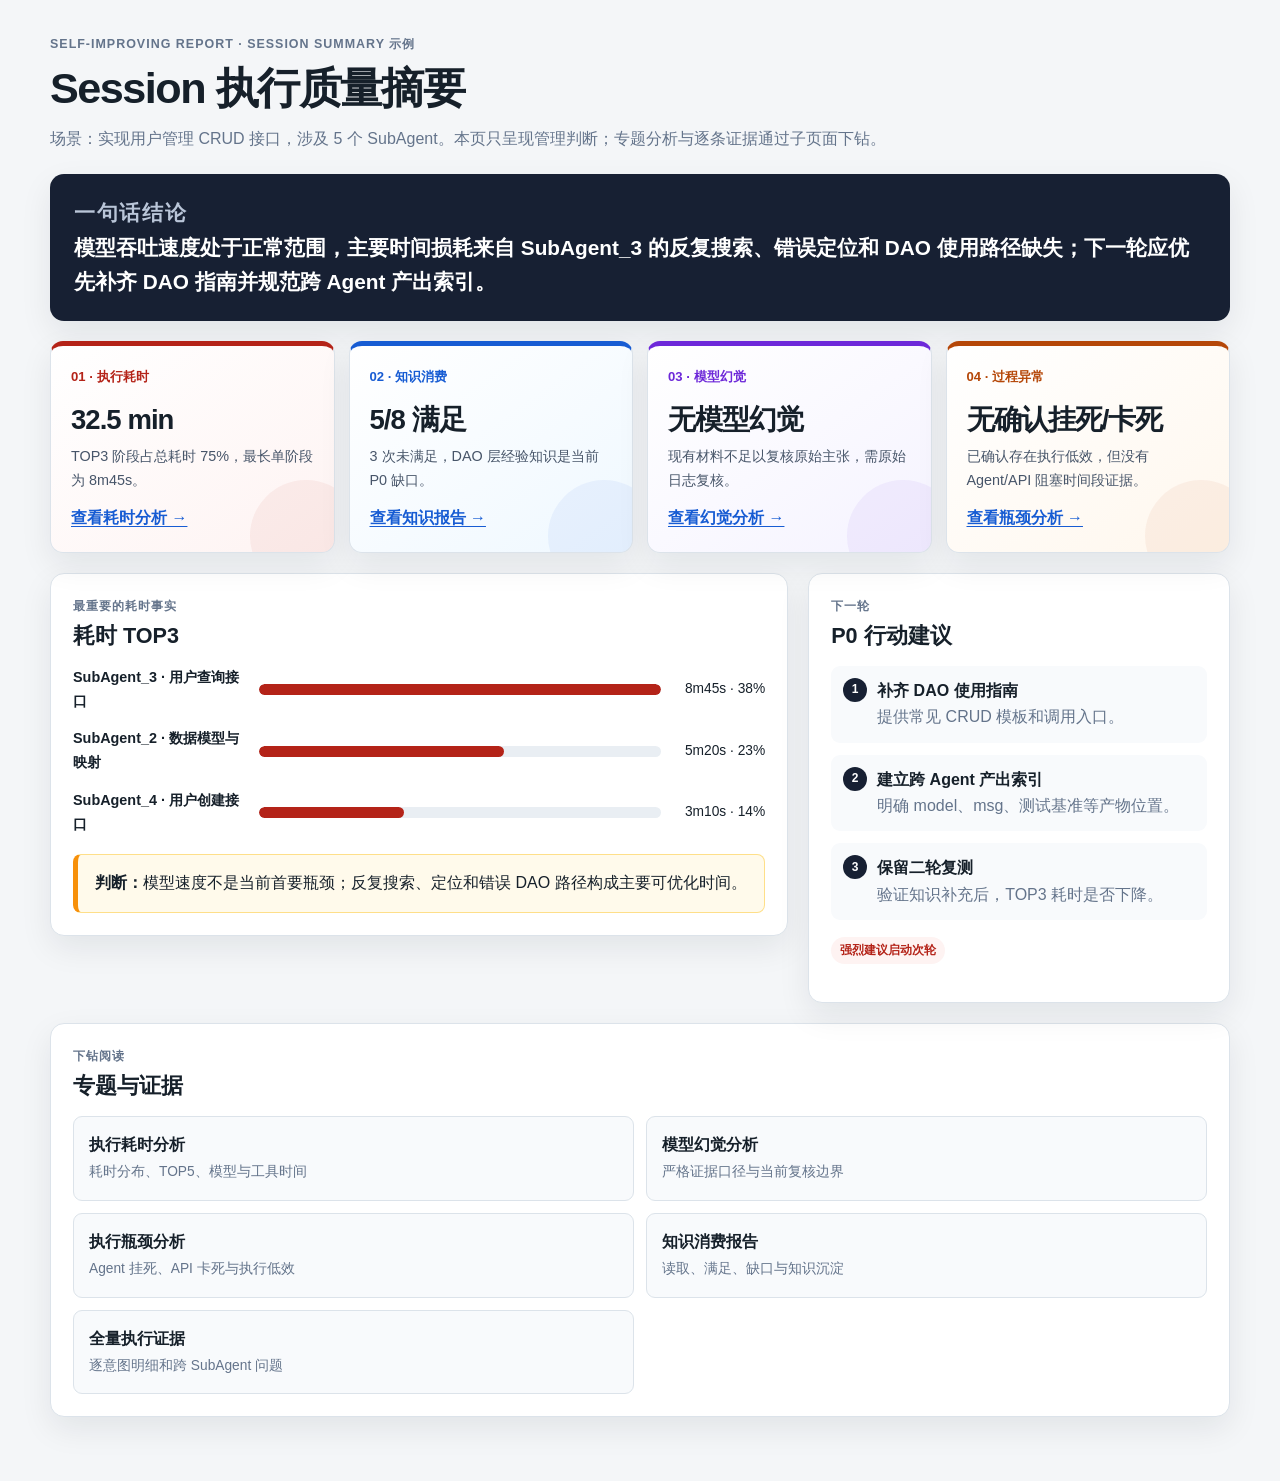
<file: public/reports/step6/index.html>
<!doctype html>
<html lang="zh-CN">
<head>
  <meta charset="utf-8">
  <meta name="viewport" content="width=device-width, initial-scale=1">
  <meta name="description" content="Self-Improving Session 管理摘要报告">
  <title>Session 执行质量摘要</title>
  <link rel="stylesheet" href="assets/report.css">
</head>
<body>
  <main class="page-shell">
    <header class="page-header">
      <p class="eyebrow">Self-Improving Report · Session Summary 示例</p>
      <h1>Session 执行质量摘要</h1>
      <p class="lede">场景：实现用户管理 CRUD 接口，涉及 5 个 SubAgent。本页只呈现管理判断；专题分析与逐条证据通过子页面下钻。</p>
    </header>

    <section id="executive-summary" class="panel executive-summary" aria-labelledby="summary-title">
      <p id="summary-title" class="eyebrow">一句话结论</p>
      <p>模型吞吐速度处于正常范围，主要时间损耗来自 SubAgent_3 的反复搜索、错误定位和 DAO 使用路径缺失；下一轮应优先补齐 DAO 指南并规范跨 Agent 产出索引。</p>
    </section>

    <section id="core-metrics" class="summary-grid" aria-label="四项核心指标">
      <article class="metric-card time">
        <div class="metric-label">01 · 执行耗时</div>
        <div class="metric-value">32.5 min</div>
        <p class="metric-detail">TOP3 阶段占总耗时 75%，最长单阶段为 8m45s。</p>
        <a class="metric-link" href="time-analysis.html">查看耗时分析 →</a>
      </article>
      <article class="metric-card knowledge">
        <div class="metric-label">02 · 知识消费</div>
        <div class="metric-value">5/8 满足</div>
        <p class="metric-detail">3 次未满足，DAO 层经验知识是当前 P0 缺口。</p>
        <a class="metric-link" href="knowledge-consumption.html">查看知识报告 →</a>
      </article>
      <article class="metric-card hallucination">
        <div class="metric-label">03 · 模型幻觉</div>
        <div class="metric-value">无模型幻觉</div>
        <p class="metric-detail">现有材料不足以复核原始主张，需原始日志复核。</p>
        <a class="metric-link" href="hallucination-analysis.html">查看幻觉分析 →</a>
      </article>
      <article class="metric-card bottleneck">
        <div class="metric-label">04 · 过程异常</div>
        <div class="metric-value">无确认挂死/卡死</div>
        <p class="metric-detail">已确认存在执行低效，但没有 Agent/API 阻塞时间段证据。</p>
        <a class="metric-link" href="bottleneck-analysis.html">查看瓶颈分析 →</a>
      </article>
    </section>

    <div class="two-column">
      <section id="top-duration" class="panel" aria-labelledby="top-duration-title">
        <p class="eyebrow">最重要的耗时事实</p>
        <h2 id="top-duration-title">耗时 TOP3</h2>
        <ol class="bar-list">
          <li class="bar-row">
            <span class="bar-label">SubAgent_3 · 用户查询接口</span>
            <span class="bar-track"><span class="bar-fill" style="width:100%"></span></span>
            <span class="bar-value">8m45s · 38%</span>
          </li>
          <li class="bar-row">
            <span class="bar-label">SubAgent_2 · 数据模型与映射</span>
            <span class="bar-track"><span class="bar-fill" style="width:61%"></span></span>
            <span class="bar-value">5m20s · 23%</span>
          </li>
          <li class="bar-row">
            <span class="bar-label">SubAgent_4 · 用户创建接口</span>
            <span class="bar-track"><span class="bar-fill" style="width:36%"></span></span>
            <span class="bar-value">3m10s · 14%</span>
          </li>
        </ol>
        <div class="callout">
          <strong>判断：</strong>模型速度不是当前首要瓶颈；反复搜索、定位和错误 DAO 路径构成主要可优化时间。
        </div>
      </section>

      <section id="priority-actions" class="panel" aria-labelledby="actions-title">
        <p class="eyebrow">下一轮</p>
        <h2 id="actions-title">P0 行动建议</h2>
        <ol class="action-list">
          <li><strong>补齐 DAO 使用指南</strong><br><span class="muted">提供常见 CRUD 模板和调用入口。</span></li>
          <li><strong>建立跨 Agent 产出索引</strong><br><span class="muted">明确 model、msg、测试基准等产物位置。</span></li>
          <li><strong>保留二轮复测</strong><br><span class="muted">验证知识补充后，TOP3 耗时是否下降。</span></li>
        </ol>
        <p><span class="status-badge risk">强烈建议启动次轮</span></p>
      </section>
    </div>

    <section class="panel" aria-labelledby="drilldown-title">
      <p class="eyebrow">下钻阅读</p>
      <h2 id="drilldown-title">专题与证据</h2>
      <div class="topic-links">
        <a class="topic-link" href="time-analysis.html"><strong>执行耗时分析</strong><span>耗时分布、TOP5、模型与工具时间</span></a>
        <a class="topic-link" href="hallucination-analysis.html"><strong>模型幻觉分析</strong><span>严格证据口径与当前复核边界</span></a>
        <a class="topic-link" href="bottleneck-analysis.html"><strong>执行瓶颈分析</strong><span>Agent 挂死、API 卡死与执行低效</span></a>
        <a class="topic-link" href="knowledge-consumption.html"><strong>知识消费报告</strong><span>读取、满足、缺口与知识沉淀</span></a>
        <a class="topic-link" href="execution-evidence.html"><strong>全量执行证据</strong><span>逐意图明细和跨 SubAgent 问题</span></a>
      </div>
    </section>
  </main>
</body>
</html>
</file>
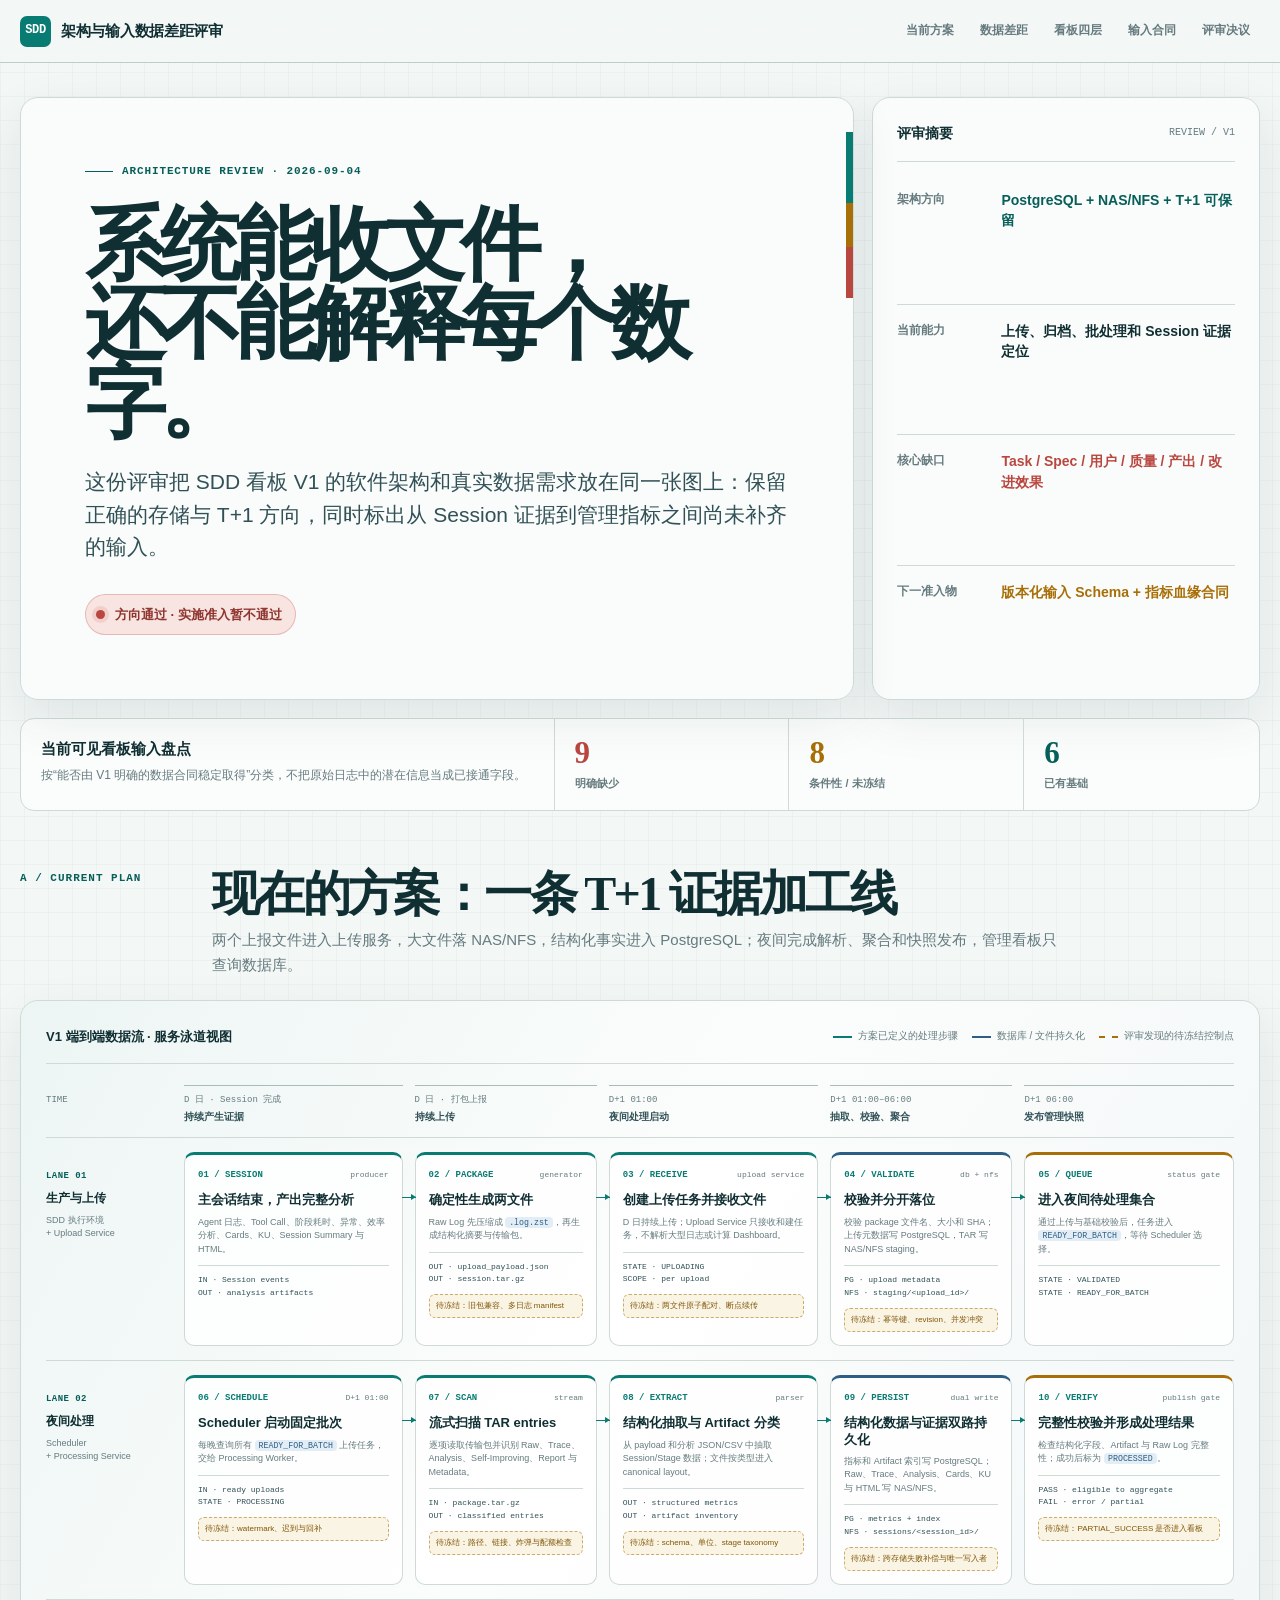
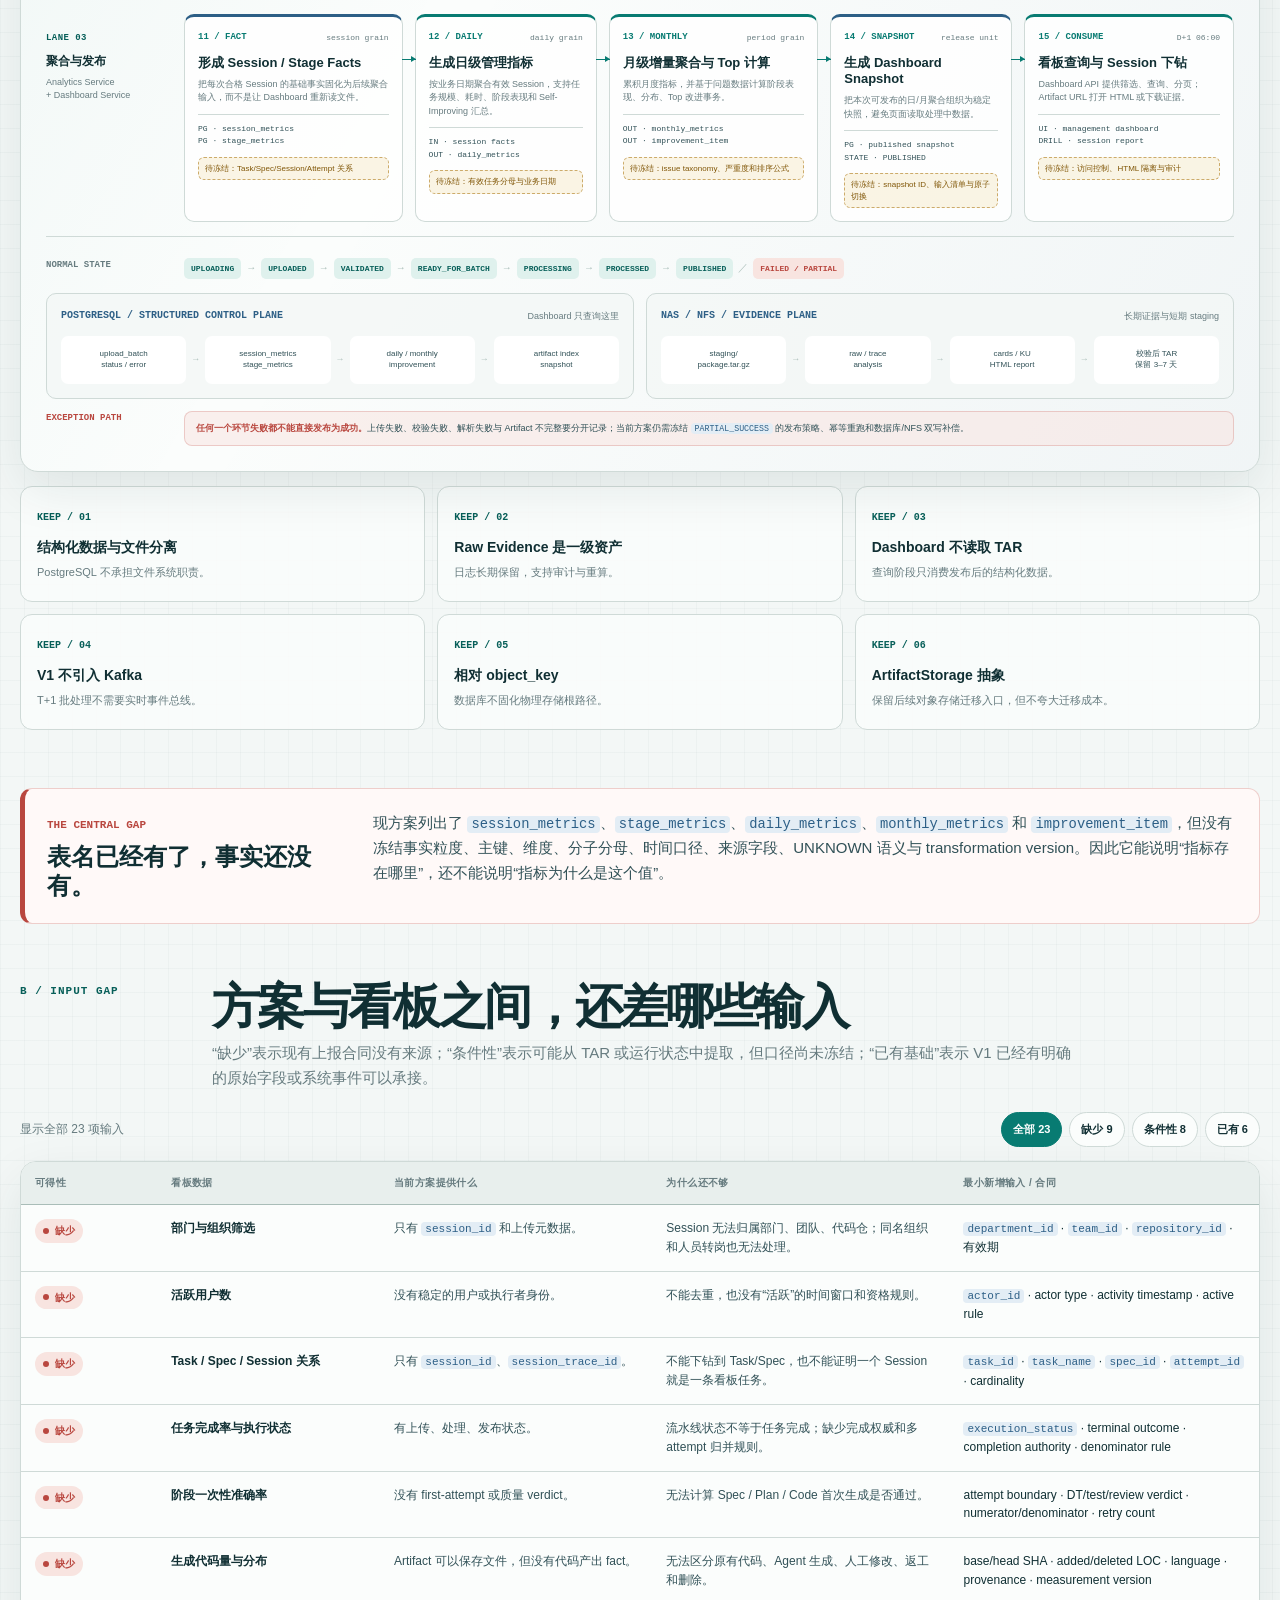
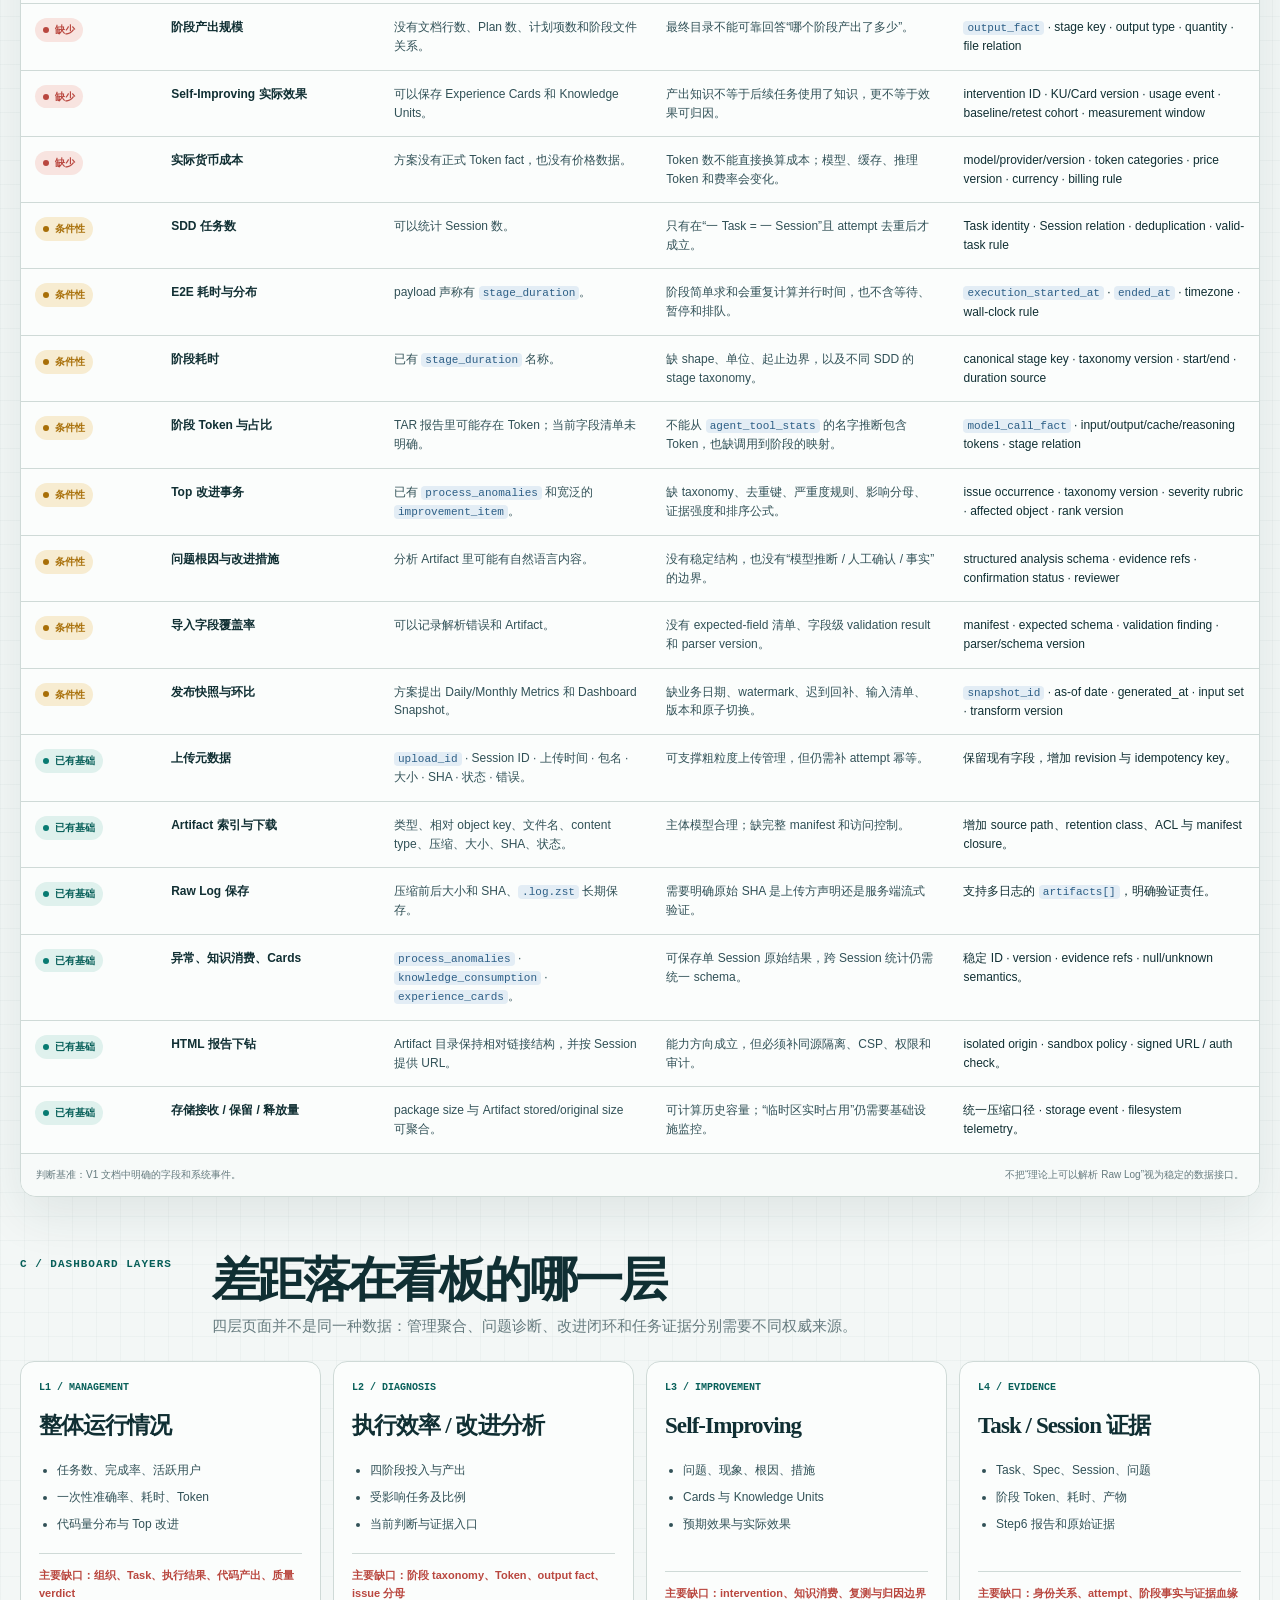
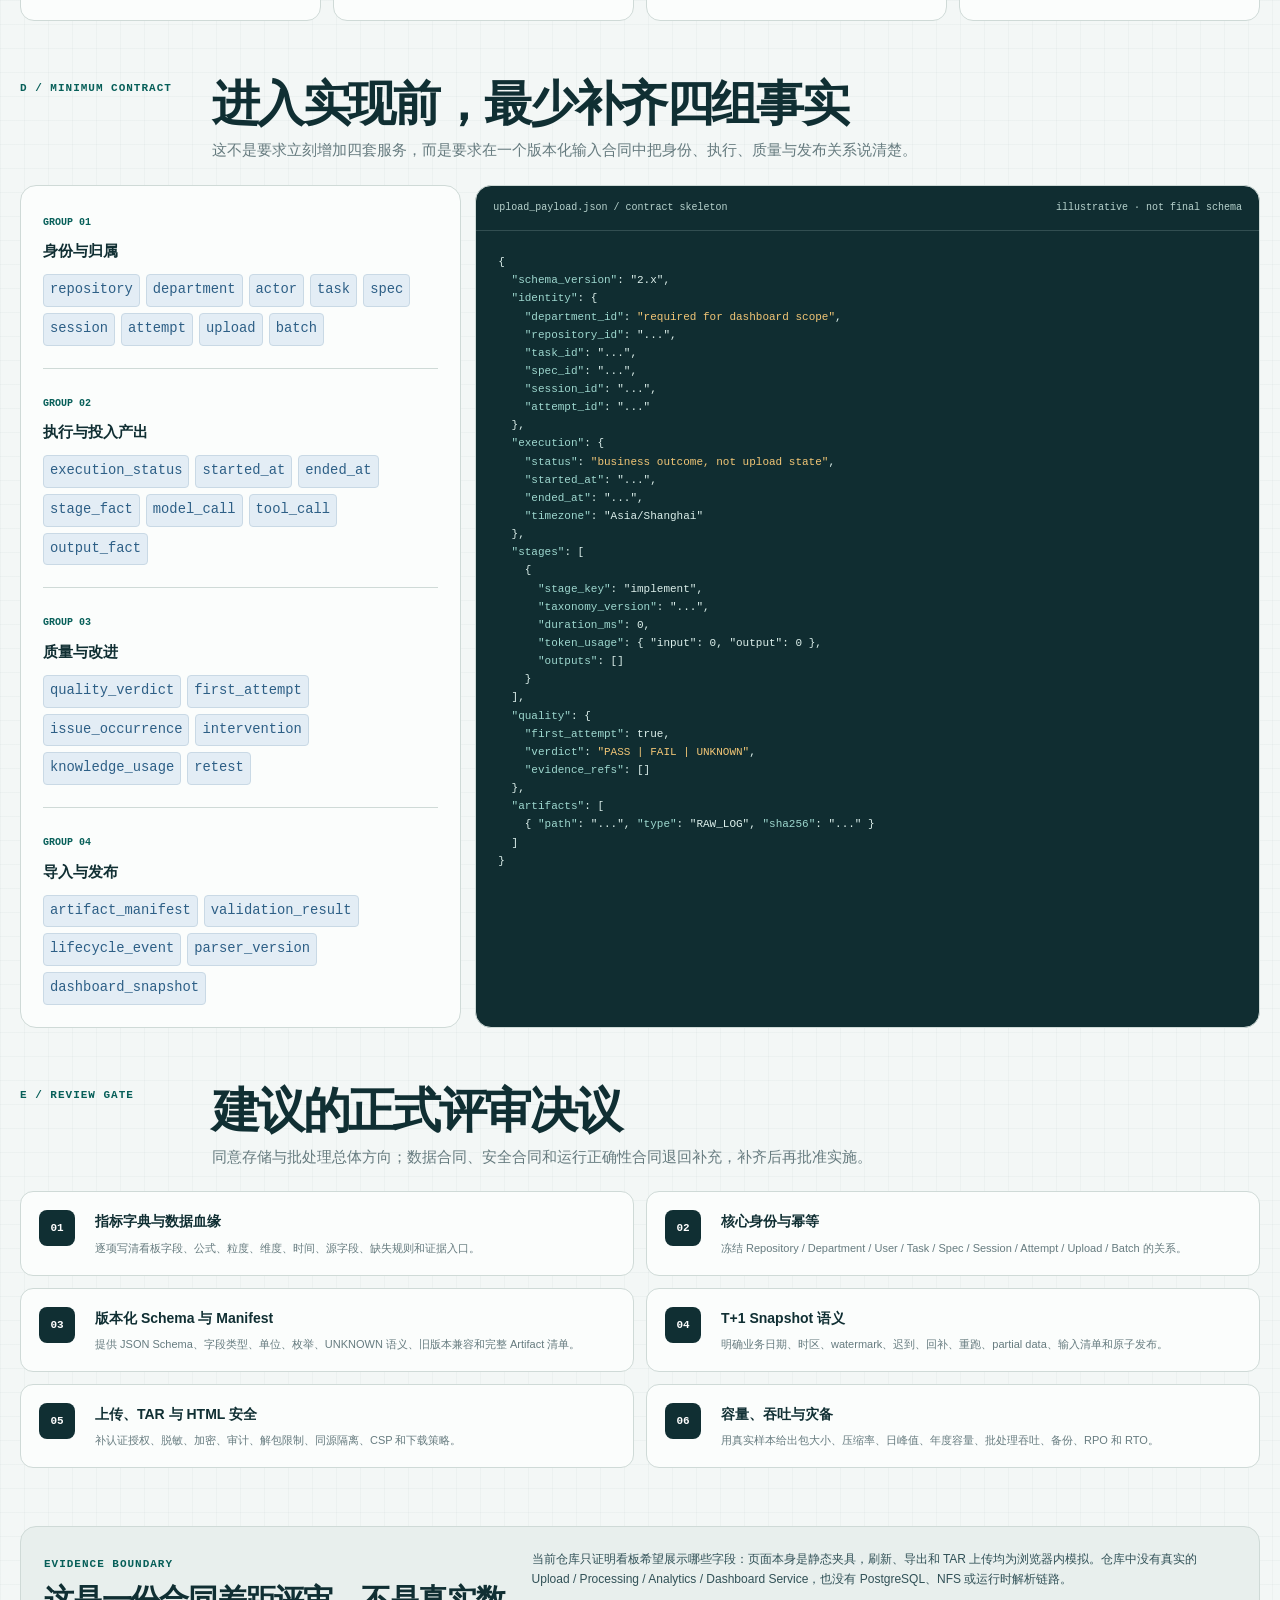
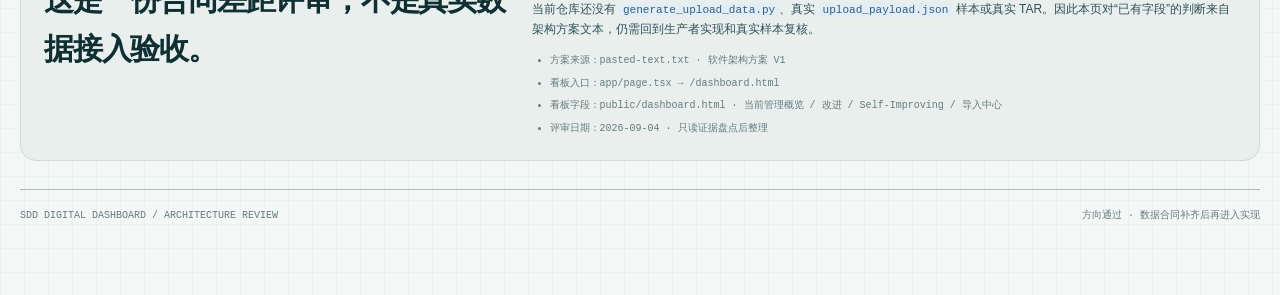
<file: public/sdd-architecture-gap-review.html>
<!doctype html>
<html lang="zh-CN">
  <head>
    <meta charset="utf-8" />
    <meta name="viewport" content="width=device-width, initial-scale=1" />
    <meta
      name="description"
      content="SDD 数字化看板 V1 架构与输入数据差距评审：说明当前方案、已经具备的数据，以及仍需补齐的看板输入合同。"
    />
    <title>SDD 看板 · 架构与输入数据差距评审</title>
    <style>
      :root {
        --ink: #102f33;
        --ink-soft: #315157;
        --muted: #667b7f;
        --paper: #f3f7f6;
        --paper-deep: #e8efed;
        --panel: #fbfdfc;
        --line: #cfdad7;
        --line-strong: #a9bdb8;
        --teal: #087b72;
        --teal-dark: #075f59;
        --teal-soft: #dff1ed;
        --blue: #2d5f86;
        --blue-soft: #e3edf5;
        --amber: #a86f08;
        --amber-soft: #f7ecd1;
        --red: #b9473f;
        --red-soft: #f8e4e0;
        --slate: #526a70;
        --shadow: 0 18px 50px rgba(21, 55, 58, 0.09);
        --display: "Songti SC", "STSong", "Noto Serif CJK SC", serif;
        --body: -apple-system, BlinkMacSystemFont, "PingFang SC", "Noto Sans CJK SC", "Segoe UI", sans-serif;
        --mono: "SFMono-Regular", Consolas, "Liberation Mono", Menlo, monospace;
      }

      * { box-sizing: border-box; }
      html { scroll-behavior: smooth; }
      body {
        min-width: 320px;
        margin: 0;
        color: var(--ink);
        background-color: var(--paper);
        background-image:
          linear-gradient(rgba(58, 96, 95, 0.035) 1px, transparent 1px),
          linear-gradient(90deg, rgba(58, 96, 95, 0.035) 1px, transparent 1px);
        background-size: 24px 24px;
        font-family: var(--body);
        font-size: 15px;
        line-height: 1.65;
      }

      a { color: inherit; }
      button { color: inherit; font: inherit; }
      h1, h2, h3, p { margin: 0; }
      section[id] { scroll-margin-top: 86px; }

      .skip-link {
        position: fixed;
        z-index: 100;
        top: 10px;
        left: 10px;
        transform: translateY(-160%);
        border-radius: 8px;
        padding: 10px 14px;
        color: white;
        background: var(--ink);
      }
      .skip-link:focus { transform: translateY(0); }

      .topbar {
        position: sticky;
        z-index: 30;
        top: 0;
        border-bottom: 1px solid rgba(169, 189, 184, 0.72);
        background: rgba(243, 247, 246, 0.92);
        backdrop-filter: blur(18px);
      }
      .topbar-inner {
        display: flex;
        width: min(1440px, calc(100% - 40px));
        min-height: 62px;
        margin: 0 auto;
        align-items: center;
        justify-content: space-between;
        gap: 24px;
      }
      .brand {
        display: flex;
        align-items: center;
        gap: 10px;
        font-weight: 800;
        letter-spacing: -0.02em;
        white-space: nowrap;
      }
      .brand-mark {
        display: grid;
        width: 31px;
        height: 31px;
        place-items: center;
        border-radius: 7px;
        color: white;
        background: var(--teal);
        font-family: var(--mono);
        font-size: 12px;
        font-weight: 800;
      }
      .topnav {
        display: flex;
        align-items: center;
        gap: 6px;
        overflow-x: auto;
      }
      .topnav a {
        border-radius: 7px;
        padding: 7px 10px;
        color: var(--muted);
        font-size: 12px;
        font-weight: 720;
        text-decoration: none;
        white-space: nowrap;
      }
      .topnav a:hover,
      .topnav a:focus-visible { color: var(--teal-dark); background: var(--teal-soft); outline: none; }

      .page {
        width: min(1440px, calc(100% - 40px));
        margin: 0 auto;
        padding: 34px 0 70px;
      }

      .hero {
        display: grid;
        grid-template-columns: minmax(0, 1.55fr) minmax(320px, 0.72fr);
        gap: 18px;
      }
      .hero-main,
      .hero-aside {
        min-height: 370px;
        border: 1px solid var(--line);
        border-radius: 18px;
        background: rgba(251, 253, 252, 0.94);
        box-shadow: var(--shadow);
      }
      .hero-main {
        position: relative;
        overflow: hidden;
        padding: clamp(28px, 5vw, 68px);
      }
      .hero-main::after {
        position: absolute;
        top: 34px;
        right: 0;
        width: 7px;
        height: 166px;
        background: linear-gradient(var(--teal) 0 43%, var(--amber) 43% 69%, var(--red) 69%);
        content: "";
      }
      .eyebrow {
        display: flex;
        align-items: center;
        gap: 9px;
        color: var(--teal-dark);
        font-family: var(--mono);
        font-size: 11px;
        font-weight: 800;
        letter-spacing: 0.08em;
        text-transform: uppercase;
      }
      .eyebrow::before { width: 28px; height: 1px; background: currentColor; content: ""; }
      h1 {
        max-width: 820px;
        margin-top: 25px;
        font-family: var(--display);
        font-size: clamp(38px, 6.3vw, 82px);
        font-weight: 780;
        letter-spacing: -0.075em;
        line-height: 0.98;
      }
      .hero-lede {
        max-width: 820px;
        margin-top: 24px;
        color: var(--ink-soft);
        font-size: clamp(16px, 2vw, 21px);
        line-height: 1.55;
      }
      .verdict {
        display: inline-flex;
        margin-top: 30px;
        align-items: center;
        gap: 10px;
        border: 1px solid rgba(185, 71, 63, 0.28);
        border-radius: 999px;
        padding: 9px 13px 9px 10px;
        color: #8f352f;
        background: var(--red-soft);
        font-size: 13px;
        font-weight: 780;
      }
      .verdict i { width: 9px; height: 9px; border-radius: 50%; background: var(--red); box-shadow: 0 0 0 4px rgba(185, 71, 63, 0.12); }

      .hero-aside {
        display: grid;
        grid-template-rows: auto 1fr;
        padding: 24px;
      }
      .aside-title {
        display: flex;
        align-items: center;
        justify-content: space-between;
        gap: 10px;
        border-bottom: 1px solid var(--line);
        padding-bottom: 16px;
      }
      .aside-title strong { font-size: 14px; }
      .aside-title span { color: var(--muted); font-family: var(--mono); font-size: 10px; }
      .verdict-grid { display: grid; margin-top: 12px; }
      .verdict-row {
        display: grid;
        grid-template-columns: 92px minmax(0, 1fr);
        gap: 12px;
        border-bottom: 1px solid var(--line);
        padding: 16px 0;
      }
      .verdict-row:last-child { border-bottom: 0; }
      .verdict-row span { color: var(--muted); font-size: 12px; font-weight: 700; }
      .verdict-row strong { font-size: 14px; line-height: 1.45; }
      .tone-good { color: var(--teal-dark); }
      .tone-warn { color: var(--amber); }
      .tone-risk { color: var(--red); }

      .summary-strip {
        display: grid;
        grid-template-columns: 1.25fr repeat(3, minmax(150px, 0.55fr));
        margin-top: 18px;
        overflow: hidden;
        border: 1px solid var(--line);
        border-radius: 14px;
        background: var(--panel);
      }
      .summary-intro,
      .summary-stat { padding: 18px 20px; }
      .summary-intro { border-right: 1px solid var(--line); }
      .summary-intro strong { display: block; font-size: 15px; }
      .summary-intro span { display: block; margin-top: 4px; color: var(--muted); font-size: 12px; }
      .summary-stat { display: grid; border-right: 1px solid var(--line); }
      .summary-stat:last-child { border-right: 0; }
      .summary-stat strong { font-family: var(--display); font-size: 31px; line-height: 1; }
      .summary-stat span { margin-top: 6px; color: var(--muted); font-size: 11px; font-weight: 730; }

      .section { margin-top: 58px; }
      .section-head {
        display: grid;
        grid-template-columns: 170px minmax(0, 1fr);
        gap: 22px;
        margin-bottom: 22px;
        align-items: start;
      }
      .section-index {
        color: var(--teal-dark);
        font-family: var(--mono);
        font-size: 11px;
        font-weight: 800;
        letter-spacing: 0.09em;
      }
      .section-title h2 {
        font-family: var(--display);
        font-size: clamp(28px, 4vw, 48px);
        font-weight: 760;
        letter-spacing: -0.055em;
        line-height: 1.04;
      }
      .section-title p { max-width: 860px; margin-top: 9px; color: var(--muted); }

      .architecture-board {
        position: relative;
        overflow: hidden;
        border: 1px solid var(--line);
        border-radius: 18px;
        padding: 25px;
        background: var(--panel);
        box-shadow: var(--shadow);
      }
      .architecture-board::before {
        position: absolute;
        inset: 0;
        background: linear-gradient(120deg, rgba(8, 123, 114, 0.06), transparent 42%, rgba(45, 95, 134, 0.05));
        pointer-events: none;
        content: "";
      }
      .flow-toolbar {
        display: flex;
        position: relative;
        align-items: center;
        justify-content: space-between;
        gap: 18px;
        border-bottom: 1px solid var(--line);
        padding-bottom: 16px;
      }
      .flow-toolbar strong { font-size: 13px; }
      .flow-legend { display: flex; gap: 14px; flex-wrap: wrap; }
      .legend-item { display: inline-flex; align-items: center; gap: 6px; color: var(--muted); font-size: 10px; }
      .legend-line { width: 19px; height: 2px; background: var(--teal); }
      .legend-line.storage { background: var(--blue); }
      .legend-line.pending { height: 0; border-top: 2px dashed var(--amber); background: transparent; }

      .process-scroll { position: relative; margin: 19px -2px 0; overflow-x: auto; padding: 2px 2px 8px; }
      .process-map { position: relative; min-width: 1160px; }
      .time-ruler {
        display: grid;
        grid-template-columns: 126px 1.2fr 1fr 1.15fr 1fr 1.15fr;
        gap: 12px;
        margin-bottom: 10px;
        color: var(--muted);
        font-family: var(--mono);
        font-size: 9px;
      }
      .time-ruler span { border-top: 1px solid var(--line-strong); padding-top: 7px; }
      .time-ruler span:first-child { border-top-color: transparent; }
      .time-ruler strong { display: block; margin-top: 2px; color: var(--ink-soft); font-size: 10px; }

      .process-lane {
        display: grid;
        grid-template-columns: 126px minmax(0, 1fr);
        gap: 12px;
        border-top: 1px solid var(--line);
        padding: 14px 0;
      }
      .process-lane:last-child { border-bottom: 1px solid var(--line); }
      .lane-label { padding: 9px 9px 0 0; }
      .lane-label span { color: var(--teal-dark); font-family: var(--mono); font-size: 9px; font-weight: 820; letter-spacing: 0.05em; }
      .lane-label strong { display: block; margin-top: 4px; font-size: 12px; }
      .lane-label small { display: block; margin-top: 5px; color: var(--muted); font-size: 9px; line-height: 1.45; }
      .lane-track { display: grid; grid-template-columns: 1.2fr 1fr 1.15fr 1fr 1.15fr; gap: 12px; }
      .process-card {
        position: relative;
        min-height: 166px;
        border: 1px solid var(--line);
        border-top: 3px solid var(--teal);
        border-radius: 10px;
        padding: 13px;
        background: rgba(255, 255, 255, 0.86);
      }
      .process-card[data-tone="storage"] { border-top-color: var(--blue); }
      .process-card[data-tone="decision"] { border-top-color: var(--amber); }
      .process-card:not(:last-child)::after {
        position: absolute;
        z-index: 3;
        top: 42px;
        right: -14px;
        width: 14px;
        height: 1px;
        background: var(--teal);
        content: "";
      }
      .process-card:not(:last-child)::before {
        position: absolute;
        z-index: 4;
        top: 39px;
        right: -14px;
        border-top: 3px solid transparent;
        border-bottom: 3px solid transparent;
        border-left: 5px solid var(--teal);
        content: "";
      }
      .card-step { display: flex; align-items: center; justify-content: space-between; gap: 8px; }
      .card-step b { color: var(--teal); font-family: var(--mono); font-size: 9px; }
      .card-step em { color: var(--muted); font-family: var(--mono); font-size: 8px; font-style: normal; }
      .process-card h3 { margin-top: 10px; font-size: 13px; line-height: 1.25; }
      .process-card > p { margin-top: 7px; color: var(--muted); font-size: 9px; line-height: 1.5; }
      .card-io { margin-top: 9px; border-top: 1px solid var(--line); padding-top: 8px; }
      .card-io span { display: block; color: var(--ink-soft); font-family: var(--mono); font-size: 8px; line-height: 1.55; }
      .pending-control {
        display: block;
        margin-top: 9px;
        border: 1px dashed rgba(168, 111, 8, 0.55);
        border-radius: 6px;
        padding: 5px 6px;
        color: #805607;
        background: rgba(247, 236, 209, 0.58);
        font-size: 8px;
        line-height: 1.45;
      }

      .state-flow {
        display: grid;
        position: relative;
        grid-template-columns: 126px minmax(0, 1fr);
        gap: 12px;
        margin-top: 13px;
      }
      .state-flow-label { color: var(--muted); font-family: var(--mono); font-size: 9px; font-weight: 800; }
      .state-track { display: flex; align-items: center; gap: 5px; flex-wrap: wrap; }
      .state-track span { border-radius: 5px; padding: 4px 7px; color: var(--teal-dark); background: var(--teal-soft); font-family: var(--mono); font-size: 8px; font-weight: 780; }
      .state-track i { color: var(--line-strong); font-size: 10px; font-style: normal; }
      .state-track .state-error { color: var(--red); background: var(--red-soft); }

      .data-rails {
        display: grid;
        position: relative;
        grid-template-columns: 1fr 1fr;
        gap: 12px;
        margin-top: 14px;
      }
      .data-rail {
        border: 1px solid var(--line);
        border-radius: 10px;
        padding: 14px;
        background: rgba(243, 247, 246, 0.76);
      }
      .data-rail-head { display: flex; align-items: center; justify-content: space-between; gap: 10px; }
      .data-rail-head strong { color: var(--blue); font-family: var(--mono); font-size: 10px; }
      .data-rail-head span { color: var(--muted); font-size: 9px; }
      .rail-chain { display: flex; margin-top: 11px; align-items: stretch; gap: 5px; }
      .rail-chain span { display: grid; flex: 1 1 0; min-height: 48px; place-items: center; border-radius: 7px; padding: 7px; color: var(--ink-soft); background: white; font-size: 8px; line-height: 1.35; text-align: center; }
      .rail-chain i { align-self: center; color: var(--line-strong); font-size: 9px; font-style: normal; }
      .failure-branch {
        display: grid;
        position: relative;
        grid-template-columns: 126px minmax(0, 1fr);
        gap: 12px;
        margin-top: 12px;
      }
      .failure-branch > span { color: var(--red); font-family: var(--mono); font-size: 9px; font-weight: 820; }
      .failure-copy { border: 1px solid rgba(185, 71, 63, 0.22); border-radius: 8px; padding: 9px 11px; color: var(--ink-soft); background: rgba(248, 228, 224, 0.56); font-size: 9px; }
      .failure-copy strong { color: var(--red); }

      .principle-grid {
        display: grid;
        grid-template-columns: repeat(3, minmax(0, 1fr));
        gap: 12px;
        margin-top: 14px;
      }
      .principle {
        min-height: 116px;
        border: 1px solid var(--line);
        border-radius: 12px;
        padding: 16px;
        background: rgba(251, 253, 252, 0.88);
      }
      .principle span { color: var(--teal-dark); font-family: var(--mono); font-size: 10px; font-weight: 800; }
      .principle strong { display: block; margin-top: 9px; font-size: 14px; }
      .principle p { margin-top: 4px; color: var(--muted); font-size: 11px; }

      .callout {
        display: grid;
        grid-template-columns: minmax(190px, 0.35fr) minmax(0, 1fr);
        gap: 24px;
        border: 1px solid rgba(185, 71, 63, 0.24);
        border-left: 5px solid var(--red);
        border-radius: 12px;
        padding: 22px;
        background: #fff9f8;
      }
      .callout-label { color: var(--red); font-family: var(--mono); font-size: 11px; font-weight: 850; }
      .callout strong { display: block; margin-top: 8px; font-family: var(--display); font-size: 24px; line-height: 1.2; }
      .callout p { color: var(--ink-soft); }

      .filter-bar {
        display: flex;
        margin-bottom: 14px;
        align-items: center;
        justify-content: space-between;
        gap: 16px;
      }
      .filter-copy { color: var(--muted); font-size: 12px; }
      .filter-buttons { display: flex; gap: 7px; flex-wrap: wrap; }
      .filter-button {
        border: 1px solid var(--line);
        border-radius: 999px;
        padding: 7px 11px;
        background: var(--panel);
        font-size: 11px;
        font-weight: 760;
        cursor: pointer;
      }
      .filter-button:hover { border-color: var(--line-strong); }
      .filter-button:focus-visible { outline: 3px solid rgba(8, 123, 114, 0.18); outline-offset: 2px; }
      .filter-button[data-active="true"] { border-color: var(--teal); color: white; background: var(--teal); }

      .matrix-wrap {
        overflow: hidden;
        border: 1px solid var(--line);
        border-radius: 16px;
        background: var(--panel);
        box-shadow: var(--shadow);
      }
      .matrix-scroll { overflow-x: auto; }
      .matrix { width: 100%; min-width: 1040px; border-collapse: collapse; table-layout: fixed; }
      .matrix col:nth-child(1) { width: 11%; }
      .matrix col:nth-child(2) { width: 18%; }
      .matrix col:nth-child(3) { width: 22%; }
      .matrix col:nth-child(4) { width: 24%; }
      .matrix col:nth-child(5) { width: 25%; }
      .matrix th {
        position: sticky;
        z-index: 2;
        top: 0;
        border-bottom: 1px solid var(--line-strong);
        padding: 13px 14px;
        color: var(--muted);
        background: var(--paper-deep);
        font-size: 10px;
        font-weight: 820;
        letter-spacing: 0.04em;
        text-align: left;
      }
      .matrix td { border-bottom: 1px solid var(--line); padding: 14px; vertical-align: top; font-size: 12px; line-height: 1.55; }
      .matrix tr:last-child td { border-bottom: 0; }
      .matrix tr[hidden] { display: none; }
      .matrix td:nth-child(2) { font-weight: 780; }
      .matrix td:nth-child(3),
      .matrix td:nth-child(4) { color: var(--ink-soft); }
      .status {
        display: inline-flex;
        align-items: center;
        gap: 6px;
        border-radius: 999px;
        padding: 4px 8px;
        font-size: 10px;
        font-weight: 820;
        white-space: nowrap;
      }
      .status::before { width: 6px; height: 6px; border-radius: 50%; content: ""; }
      .status.missing { color: var(--red); background: var(--red-soft); }
      .status.missing::before { background: var(--red); }
      .status.conditional { color: var(--amber); background: var(--amber-soft); }
      .status.conditional::before { background: var(--amber); }
      .status.available { color: var(--teal-dark); background: var(--teal-soft); }
      .status.available::before { background: var(--teal); }
      code, .code {
        border-radius: 4px;
        padding: 1px 4px;
        color: var(--blue);
        background: var(--blue-soft);
        font-family: var(--mono);
        font-size: 0.92em;
      }
      .matrix-caption {
        display: flex;
        justify-content: space-between;
        gap: 18px;
        border-top: 1px solid var(--line);
        padding: 13px 15px;
        color: var(--muted);
        background: #f7faf9;
        font-size: 10px;
      }

      .layer-grid {
        display: grid;
        grid-template-columns: repeat(4, minmax(0, 1fr));
        gap: 12px;
      }
      .layer-card {
        display: grid;
        grid-template-rows: auto auto 1fr;
        min-height: 260px;
        border: 1px solid var(--line);
        border-radius: 14px;
        padding: 18px;
        background: var(--panel);
      }
      .layer-card > span { color: var(--teal-dark); font-family: var(--mono); font-size: 10px; font-weight: 830; }
      .layer-card h3 { margin-top: 11px; font-family: var(--display); font-size: 23px; letter-spacing: -0.04em; }
      .layer-card ul { margin: 16px 0 0; padding-left: 18px; color: var(--ink-soft); font-size: 12px; }
      .layer-card li + li { margin-top: 7px; }
      .layer-foot { align-self: end; margin-top: 18px; border-top: 1px solid var(--line); padding-top: 12px; color: var(--red); font-size: 11px; font-weight: 760; }

      .contract-board {
        display: grid;
        grid-template-columns: 0.72fr 1.28fr;
        gap: 14px;
      }
      .contract-list,
      .contract-sample {
        border: 1px solid var(--line);
        border-radius: 16px;
        background: var(--panel);
      }
      .contract-list { padding: 22px; }
      .contract-group + .contract-group { margin-top: 22px; border-top: 1px solid var(--line); padding-top: 20px; }
      .contract-group span { color: var(--teal-dark); font-family: var(--mono); font-size: 10px; font-weight: 800; }
      .contract-group strong { display: block; margin-top: 7px; font-size: 15px; }
      .contract-tags { display: flex; margin-top: 10px; gap: 6px; flex-wrap: wrap; }
      .contract-tags code { border: 1px solid #c9d9e5; padding: 4px 6px; }
      .contract-sample { overflow: hidden; background: #102d31; }
      .sample-head {
        display: flex;
        justify-content: space-between;
        gap: 16px;
        border-bottom: 1px solid rgba(219, 239, 235, 0.17);
        padding: 14px 17px;
        color: #b8d3ce;
        font-family: var(--mono);
        font-size: 10px;
      }
      pre {
        margin: 0;
        overflow-x: auto;
        padding: 22px;
        color: #dcefeb;
        font-family: var(--mono);
        font-size: 11px;
        line-height: 1.65;
        tab-size: 2;
      }
      .json-key { color: #9ed8cf; }
      .json-note { color: #f2c676; }

      .review-grid {
        display: grid;
        grid-template-columns: repeat(2, minmax(0, 1fr));
        gap: 12px;
      }
      .review-card {
        display: grid;
        grid-template-columns: 42px minmax(0, 1fr);
        gap: 14px;
        border: 1px solid var(--line);
        border-radius: 13px;
        padding: 18px;
        background: var(--panel);
      }
      .review-num {
        display: grid;
        width: 36px;
        height: 36px;
        place-items: center;
        border-radius: 8px;
        color: white;
        background: var(--ink);
        font-family: var(--mono);
        font-size: 11px;
        font-weight: 800;
      }
      .review-card h3 { font-size: 14px; }
      .review-card p { margin-top: 5px; color: var(--muted); font-size: 11px; }

      .boundary {
        display: grid;
        grid-template-columns: 0.8fr 1.2fr;
        gap: 18px;
        border: 1px solid var(--line);
        border-radius: 16px;
        padding: 23px;
        background: var(--paper-deep);
      }
      .boundary h2 { font-family: var(--display); font-size: 30px; letter-spacing: -0.04em; }
      .boundary-copy p { color: var(--ink-soft); font-size: 12px; }
      .boundary-copy p + p { margin-top: 10px; }
      .source-list { margin: 14px 0 0; padding-left: 18px; color: var(--muted); font-family: var(--mono); font-size: 10px; }
      .source-list li + li { margin-top: 6px; }

      .footer {
        display: flex;
        margin-top: 28px;
        justify-content: space-between;
        gap: 20px;
        border-top: 1px solid var(--line-strong);
        padding-top: 18px;
        color: var(--muted);
        font-family: var(--mono);
        font-size: 10px;
      }

      @media (max-width: 1120px) {
        .layer-grid { grid-template-columns: repeat(2, minmax(0, 1fr)); }
        .summary-strip { grid-template-columns: 1fr repeat(3, minmax(125px, 0.45fr)); }
      }

      @media (max-width: 820px) {
        .topbar-inner { width: min(100% - 24px, 1440px); }
        .brand span:last-child { display: none; }
        .page { width: min(100% - 24px, 1440px); padding-top: 22px; }
        .hero { grid-template-columns: 1fr; }
        .hero-main, .hero-aside { min-height: auto; }
        .summary-strip { grid-template-columns: repeat(3, 1fr); }
        .summary-intro { grid-column: 1 / -1; border-right: 0; border-bottom: 1px solid var(--line); }
        .section-head { grid-template-columns: 1fr; gap: 6px; }
        .flow-toolbar { align-items: flex-start; flex-direction: column; }
        .process-map { min-width: 0; }
        .time-ruler { display: none; }
        .process-lane { grid-template-columns: 1fr; }
        .lane-label { padding: 0; }
        .lane-track { grid-template-columns: 1fr; }
        .process-card { min-height: auto; }
        .process-card:not(:last-child)::after,
        .process-card:not(:last-child)::before { display: none; }
        .state-flow, .failure-branch { grid-template-columns: 1fr; }
        .principle-grid { grid-template-columns: repeat(2, minmax(0, 1fr)); }
        .callout, .contract-board, .boundary { grid-template-columns: 1fr; }
        .review-grid { grid-template-columns: 1fr; }
      }

      @media (max-width: 560px) {
        .topnav a:nth-child(2), .topnav a:nth-child(3) { display: none; }
        .hero-main { padding: 30px 23px 34px; }
        h1 { font-size: clamp(38px, 13vw, 58px); }
        .summary-strip { grid-template-columns: 1fr; }
        .summary-stat { border-right: 0; border-bottom: 1px solid var(--line); }
        .summary-stat:last-child { border-bottom: 0; }
        .architecture-board { padding: 16px; }
        .data-rails, .principle-grid, .layer-grid { grid-template-columns: 1fr; }
        .rail-chain { align-items: stretch; flex-direction: column; }
        .rail-chain i { transform: rotate(90deg); }
        .filter-bar { align-items: flex-start; flex-direction: column; }
        .matrix-caption, .footer { align-items: flex-start; flex-direction: column; }
      }

      @media print {
        body { background: white; }
        .topbar, .filter-buttons { display: none; }
        .page { width: 100%; padding: 0; }
        .hero-main, .hero-aside, .architecture-board, .matrix-wrap { box-shadow: none; }
        .section { break-inside: avoid; }
        .matrix-scroll { overflow: visible; }
        .matrix { min-width: 0; font-size: 9px; }
      }

      @media (prefers-reduced-motion: reduce) {
        html { scroll-behavior: auto; }
        *, *::before, *::after { transition-duration: 0.01ms !important; animation-duration: 0.01ms !important; }
      }
    </style>
  </head>
  <body>
    <a class="skip-link" href="#main">跳到正文</a>
    <header class="topbar">
      <div class="topbar-inner">
        <div class="brand"><span class="brand-mark">SDD</span><span>架构与输入数据差距评审</span></div>
        <nav class="topnav" aria-label="页面目录">
          <a href="#architecture">当前方案</a>
          <a href="#gap">数据差距</a>
          <a href="#layers">看板四层</a>
          <a href="#contract">输入合同</a>
          <a href="#decision">评审决议</a>
        </nav>
      </div>
    </header>

    <main class="page" id="main">
      <section class="hero" aria-labelledby="page-title">
        <div class="hero-main">
          <p class="eyebrow">Architecture Review · 2026-09-04</p>
          <h1 id="page-title">系统能收文件，<br />还不能解释每个数字。</h1>
          <p class="hero-lede">这份评审把 SDD 看板 V1 的软件架构和真实数据需求放在同一张图上：保留正确的存储与 T+1 方向，同时标出从 Session 证据到管理指标之间尚未补齐的输入。</p>
          <span class="verdict"><i aria-hidden="true"></i>方向通过 · 实施准入暂不通过</span>
        </div>
        <aside class="hero-aside" aria-label="评审摘要">
          <div class="aside-title"><strong>评审摘要</strong><span>REVIEW / V1</span></div>
          <div class="verdict-grid">
            <div class="verdict-row"><span>架构方向</span><strong class="tone-good">PostgreSQL + NAS/NFS + T+1 可保留</strong></div>
            <div class="verdict-row"><span>当前能力</span><strong>上传、归档、批处理和 Session 证据定位</strong></div>
            <div class="verdict-row"><span>核心缺口</span><strong class="tone-risk">Task / Spec / 用户 / 质量 / 产出 / 改进效果</strong></div>
            <div class="verdict-row"><span>下一准入物</span><strong class="tone-warn">版本化输入 Schema + 指标血缘合同</strong></div>
          </div>
        </aside>
      </section>

      <div class="summary-strip" aria-label="输入差距统计">
        <div class="summary-intro"><strong>当前可见看板输入盘点</strong><span>按“能否由 V1 明确的数据合同稳定取得”分类，不把原始日志中的潜在信息当成已接通字段。</span></div>
        <div class="summary-stat"><strong class="tone-risk">9</strong><span>明确缺少</span></div>
        <div class="summary-stat"><strong class="tone-warn">8</strong><span>条件性 / 未冻结</span></div>
        <div class="summary-stat"><strong class="tone-good">6</strong><span>已有基础</span></div>
      </div>

      <section class="section" id="architecture" aria-labelledby="architecture-title">
        <header class="section-head">
          <span class="section-index">A / CURRENT PLAN</span>
          <div class="section-title"><h2 id="architecture-title">现在的方案：一条 T+1 证据加工线</h2><p>两个上报文件进入上传服务，大文件落 NAS/NFS，结构化事实进入 PostgreSQL；夜间完成解析、聚合和快照发布，管理看板只查询数据库。</p></div>
        </header>

        <div class="architecture-board">
          <div class="flow-toolbar">
            <strong>V1 端到端数据流 · 服务泳道视图</strong>
            <div class="flow-legend" aria-label="流程图图例">
              <span class="legend-item"><i class="legend-line"></i>方案已定义的处理步骤</span>
              <span class="legend-item"><i class="legend-line storage"></i>数据库 / 文件持久化</span>
              <span class="legend-item"><i class="legend-line pending"></i>评审发现的待冻结控制点</span>
            </div>
          </div>

          <div class="process-scroll">
            <div class="process-map" aria-label="SDD 看板 V1 详细 T+1 证据加工流程">
              <div class="time-ruler" aria-hidden="true">
                <span>TIME</span>
                <span>D 日 · Session 完成<strong>持续产生证据</strong></span>
                <span>D 日 · 打包上报<strong>持续上传</strong></span>
                <span>D+1 01:00<strong>夜间处理启动</strong></span>
                <span>D+1 01:00–06:00<strong>抽取、校验、聚合</strong></span>
                <span>D+1 06:00<strong>发布管理快照</strong></span>
              </div>

              <section class="process-lane" aria-label="生产与上传泳道">
                <header class="lane-label"><span>LANE 01</span><strong>生产与上传</strong><small>SDD 执行环境<br />+ Upload Service</small></header>
                <div class="lane-track">
                  <article class="process-card">
                    <div class="card-step"><b>01 / SESSION</b><em>producer</em></div>
                    <h3>主会话结束，产出完整分析</h3>
                    <p>Agent 日志、Tool Call、阶段耗时、异常、效率分析、Cards、KU、Session Summary 与 HTML。</p>
                    <div class="card-io"><span>IN · Session events</span><span>OUT · analysis artifacts</span></div>
                  </article>
                  <article class="process-card">
                    <div class="card-step"><b>02 / PACKAGE</b><em>generator</em></div>
                    <h3>确定性生成两文件</h3>
                    <p>Raw Log 先压缩成 <code>.log.zst</code>，再生成结构化摘要与传输包。</p>
                    <div class="card-io"><span>OUT · upload_payload.json</span><span>OUT · session.tar.gz</span></div>
                    <span class="pending-control">待冻结：旧包兼容、多日志 manifest</span>
                  </article>
                  <article class="process-card">
                    <div class="card-step"><b>03 / RECEIVE</b><em>upload service</em></div>
                    <h3>创建上传任务并接收文件</h3>
                    <p>D 日持续上传；Upload Service 只接收和建任务，不解析大型日志或计算 Dashboard。</p>
                    <div class="card-io"><span>STATE · UPLOADING</span><span>SCOPE · per upload</span></div>
                    <span class="pending-control">待冻结：两文件原子配对、断点续传</span>
                  </article>
                  <article class="process-card" data-tone="storage">
                    <div class="card-step"><b>04 / VALIDATE</b><em>db + nfs</em></div>
                    <h3>校验并分开落位</h3>
                    <p>校验 package 文件名、大小和 SHA；上传元数据写 PostgreSQL，TAR 写 NAS/NFS staging。</p>
                    <div class="card-io"><span>PG · upload metadata</span><span>NFS · staging/&lt;upload_id&gt;/</span></div>
                    <span class="pending-control">待冻结：幂等键、revision、并发冲突</span>
                  </article>
                  <article class="process-card" data-tone="decision">
                    <div class="card-step"><b>05 / QUEUE</b><em>status gate</em></div>
                    <h3>进入夜间待处理集合</h3>
                    <p>通过上传与基础校验后，任务进入 <code>READY_FOR_BATCH</code>，等待 Scheduler 选择。</p>
                    <div class="card-io"><span>STATE · VALIDATED</span><span>STATE · READY_FOR_BATCH</span></div>
                  </article>
                </div>
              </section>

              <section class="process-lane" aria-label="夜间处理泳道">
                <header class="lane-label"><span>LANE 02</span><strong>夜间处理</strong><small>Scheduler<br />+ Processing Service</small></header>
                <div class="lane-track">
                  <article class="process-card">
                    <div class="card-step"><b>06 / SCHEDULE</b><em>D+1 01:00</em></div>
                    <h3>Scheduler 启动固定批次</h3>
                    <p>每晚查询所有 <code>READY_FOR_BATCH</code> 上传任务，交给 Processing Worker。</p>
                    <div class="card-io"><span>IN · ready uploads</span><span>STATE · PROCESSING</span></div>
                    <span class="pending-control">待冻结：watermark、迟到与回补</span>
                  </article>
                  <article class="process-card">
                    <div class="card-step"><b>07 / SCAN</b><em>stream</em></div>
                    <h3>流式扫描 TAR entries</h3>
                    <p>逐项读取传输包并识别 Raw、Trace、Analysis、Self-Improving、Report 与 Metadata。</p>
                    <div class="card-io"><span>IN · package.tar.gz</span><span>OUT · classified entries</span></div>
                    <span class="pending-control">待冻结：路径、链接、炸弹与配额检查</span>
                  </article>
                  <article class="process-card">
                    <div class="card-step"><b>08 / EXTRACT</b><em>parser</em></div>
                    <h3>结构化抽取与 Artifact 分类</h3>
                    <p>从 payload 和分析 JSON/CSV 中抽取 Session/Stage 数据；文件按类型进入 canonical layout。</p>
                    <div class="card-io"><span>OUT · structured metrics</span><span>OUT · artifact inventory</span></div>
                    <span class="pending-control">待冻结：schema、单位、stage taxonomy</span>
                  </article>
                  <article class="process-card" data-tone="storage">
                    <div class="card-step"><b>09 / PERSIST</b><em>dual write</em></div>
                    <h3>结构化数据与证据双路持久化</h3>
                    <p>指标和 Artifact 索引写 PostgreSQL；Raw、Trace、Analysis、Cards、KU 与 HTML 写 NAS/NFS。</p>
                    <div class="card-io"><span>PG · metrics + index</span><span>NFS · sessions/&lt;session_id&gt;/</span></div>
                    <span class="pending-control">待冻结：跨存储失败补偿与唯一写入者</span>
                  </article>
                  <article class="process-card" data-tone="decision">
                    <div class="card-step"><b>10 / VERIFY</b><em>publish gate</em></div>
                    <h3>完整性校验并形成处理结果</h3>
                    <p>检查结构化字段、Artifact 与 Raw Log 完整性；成功后标为 <code>PROCESSED</code>。</p>
                    <div class="card-io"><span>PASS · eligible to aggregate</span><span>FAIL · error / partial</span></div>
                    <span class="pending-control">待冻结：PARTIAL_SUCCESS 是否进入看板</span>
                  </article>
                </div>
              </section>

              <section class="process-lane" aria-label="聚合与发布泳道">
                <header class="lane-label"><span>LANE 03</span><strong>聚合与发布</strong><small>Analytics Service<br />+ Dashboard Service</small></header>
                <div class="lane-track">
                  <article class="process-card" data-tone="storage">
                    <div class="card-step"><b>11 / FACT</b><em>session grain</em></div>
                    <h3>形成 Session / Stage Facts</h3>
                    <p>把每次合格 Session 的基础事实固化为后续聚合输入，而不是让 Dashboard 重新读文件。</p>
                    <div class="card-io"><span>PG · session_metrics</span><span>PG · stage_metrics</span></div>
                    <span class="pending-control">待冻结：Task/Spec/Session/Attempt 关系</span>
                  </article>
                  <article class="process-card">
                    <div class="card-step"><b>12 / DAILY</b><em>daily grain</em></div>
                    <h3>生成日级管理指标</h3>
                    <p>按业务日期聚合有效 Session，支持任务规模、耗时、阶段表现和 Self-Improving 汇总。</p>
                    <div class="card-io"><span>IN · session facts</span><span>OUT · daily_metrics</span></div>
                    <span class="pending-control">待冻结：有效任务分母与业务日期</span>
                  </article>
                  <article class="process-card">
                    <div class="card-step"><b>13 / MONTHLY</b><em>period grain</em></div>
                    <h3>月级增量聚合与 Top 计算</h3>
                    <p>累积月度指标，并基于问题数据计算阶段表现、分布、Top 改进事务。</p>
                    <div class="card-io"><span>OUT · monthly_metrics</span><span>OUT · improvement_item</span></div>
                    <span class="pending-control">待冻结：issue taxonomy、严重度和排序公式</span>
                  </article>
                  <article class="process-card" data-tone="storage">
                    <div class="card-step"><b>14 / SNAPSHOT</b><em>release unit</em></div>
                    <h3>生成 Dashboard Snapshot</h3>
                    <p>把本次可发布的日/月聚合组织为稳定快照，避免页面读取处理中数据。</p>
                    <div class="card-io"><span>PG · published snapshot</span><span>STATE · PUBLISHED</span></div>
                    <span class="pending-control">待冻结：snapshot ID、输入清单与原子切换</span>
                  </article>
                  <article class="process-card">
                    <div class="card-step"><b>15 / CONSUME</b><em>D+1 06:00</em></div>
                    <h3>看板查询与 Session 下钻</h3>
                    <p>Dashboard API 提供筛选、查询、分页；Artifact URL 打开 HTML 或下载证据。</p>
                    <div class="card-io"><span>UI · management dashboard</span><span>DRILL · session report</span></div>
                    <span class="pending-control">待冻结：访问控制、HTML 隔离与审计</span>
                  </article>
                </div>
              </section>
            </div>
          </div>

          <div class="state-flow" aria-label="上传与处理状态流转">
            <span class="state-flow-label">NORMAL STATE</span>
            <div class="state-track"><span>UPLOADING</span><i>→</i><span>UPLOADED</span><i>→</i><span>VALIDATED</span><i>→</i><span>READY_FOR_BATCH</span><i>→</i><span>PROCESSING</span><i>→</i><span>PROCESSED</span><i>→</i><span>PUBLISHED</span><i>／</i><span class="state-error">FAILED / PARTIAL</span></div>
          </div>

          <div class="data-rails" aria-label="PostgreSQL 与 NAS 数据去向">
            <section class="data-rail">
              <div class="data-rail-head"><strong>POSTGRESQL / STRUCTURED CONTROL PLANE</strong><span>Dashboard 只查询这里</span></div>
              <div class="rail-chain"><span>upload_batch<br />status / error</span><i>→</i><span>session_metrics<br />stage_metrics</span><i>→</i><span>daily / monthly<br />improvement</span><i>→</i><span>artifact index<br />snapshot</span></div>
            </section>
            <section class="data-rail">
              <div class="data-rail-head"><strong>NAS / NFS / EVIDENCE PLANE</strong><span>长期证据与短期 staging</span></div>
              <div class="rail-chain"><span>staging/<br />package.tar.gz</span><i>→</i><span>raw / trace<br />analysis</span><i>→</i><span>cards / KU<br />HTML report</span><i>→</i><span>校验后 TAR<br />保留 3–7 天</span></div>
            </section>
          </div>

          <div class="failure-branch">
            <span>EXCEPTION PATH</span>
            <div class="failure-copy"><strong>任何一个环节失败都不能直接发布为成功。</strong>上传失败、校验失败、解析失败与 Artifact 不完整要分开记录；当前方案仍需冻结 <code>PARTIAL_SUCCESS</code> 的发布策略、幂等重跑和数据库/NFS 双写补偿。</div>
          </div>
        </div>

        <div class="principle-grid" aria-label="建议保留的架构决策">
          <article class="principle"><span>KEEP / 01</span><strong>结构化数据与文件分离</strong><p>PostgreSQL 不承担文件系统职责。</p></article>
          <article class="principle"><span>KEEP / 02</span><strong>Raw Evidence 是一级资产</strong><p>日志长期保留，支持审计与重算。</p></article>
          <article class="principle"><span>KEEP / 03</span><strong>Dashboard 不读取 TAR</strong><p>查询阶段只消费发布后的结构化数据。</p></article>
          <article class="principle"><span>KEEP / 04</span><strong>V1 不引入 Kafka</strong><p>T+1 批处理不需要实时事件总线。</p></article>
          <article class="principle"><span>KEEP / 05</span><strong>相对 object_key</strong><p>数据库不固化物理存储根路径。</p></article>
          <article class="principle"><span>KEEP / 06</span><strong>ArtifactStorage 抽象</strong><p>保留后续对象存储迁移入口，但不夸大迁移成本。</p></article>
        </div>
      </section>

      <section class="section" aria-labelledby="problem-title">
        <div class="callout">
          <div><span class="callout-label">THE CENTRAL GAP</span><strong id="problem-title">表名已经有了，事实还没有。</strong></div>
          <p>现方案列出了 <code>session_metrics</code>、<code>stage_metrics</code>、<code>daily_metrics</code>、<code>monthly_metrics</code> 和 <code>improvement_item</code>，但没有冻结事实粒度、主键、维度、分子分母、时间口径、来源字段、UNKNOWN 语义与 transformation version。因此它能说明“指标存在哪里”，还不能说明“指标为什么是这个值”。</p>
        </div>
      </section>

      <section class="section" id="gap" aria-labelledby="gap-title">
        <header class="section-head">
          <span class="section-index">B / INPUT GAP</span>
          <div class="section-title"><h2 id="gap-title">方案与看板之间，还差哪些输入</h2><p>“缺少”表示现有上报合同没有来源；“条件性”表示可能从 TAR 或运行状态中提取，但口径尚未冻结；“已有基础”表示 V1 已经有明确的原始字段或系统事件可以承接。</p></div>
        </header>

        <div class="filter-bar">
          <span class="filter-copy" data-filter-summary>显示全部 23 项输入</span>
          <div class="filter-buttons" role="group" aria-label="按可得性筛选">
            <button class="filter-button" type="button" data-filter="all" data-active="true">全部 23</button>
            <button class="filter-button" type="button" data-filter="missing">缺少 9</button>
            <button class="filter-button" type="button" data-filter="conditional">条件性 8</button>
            <button class="filter-button" type="button" data-filter="available">已有 6</button>
          </div>
        </div>

        <div class="matrix-wrap">
          <div class="matrix-scroll">
            <table class="matrix">
              <colgroup><col /><col /><col /><col /><col /></colgroup>
              <thead><tr><th>可得性</th><th>看板数据</th><th>当前方案提供什么</th><th>为什么还不够</th><th>最小新增输入 / 合同</th></tr></thead>
              <tbody>
                <tr data-status="missing"><td><span class="status missing">缺少</span></td><td>部门与组织筛选</td><td>只有 <code>session_id</code> 和上传元数据。</td><td>Session 无法归属部门、团队、代码仓；同名组织和人员转岗也无法处理。</td><td><code>department_id</code> · <code>team_id</code> · <code>repository_id</code> · 有效期</td></tr>
                <tr data-status="missing"><td><span class="status missing">缺少</span></td><td>活跃用户数</td><td>没有稳定的用户或执行者身份。</td><td>不能去重，也没有“活跃”的时间窗口和资格规则。</td><td><code>actor_id</code> · actor type · activity timestamp · active rule</td></tr>
                <tr data-status="missing"><td><span class="status missing">缺少</span></td><td>Task / Spec / Session 关系</td><td>只有 <code>session_id</code>、<code>session_trace_id</code>。</td><td>不能下钻到 Task/Spec，也不能证明一个 Session 就是一条看板任务。</td><td><code>task_id</code> · <code>task_name</code> · <code>spec_id</code> · <code>attempt_id</code> · cardinality</td></tr>
                <tr data-status="missing"><td><span class="status missing">缺少</span></td><td>任务完成率与执行状态</td><td>有上传、处理、发布状态。</td><td>流水线状态不等于任务完成；缺少完成权威和多 attempt 归并规则。</td><td><code>execution_status</code> · terminal outcome · completion authority · denominator rule</td></tr>
                <tr data-status="missing"><td><span class="status missing">缺少</span></td><td>阶段一次性准确率</td><td>没有 first-attempt 或质量 verdict。</td><td>无法计算 Spec / Plan / Code 首次生成是否通过。</td><td>attempt boundary · DT/test/review verdict · numerator/denominator · retry count</td></tr>
                <tr data-status="missing"><td><span class="status missing">缺少</span></td><td>生成代码量与分布</td><td>Artifact 可以保存文件，但没有代码产出 fact。</td><td>无法区分原有代码、Agent 生成、人工修改、返工和删除。</td><td>base/head SHA · added/deleted LOC · language · provenance · measurement version</td></tr>
                <tr data-status="missing"><td><span class="status missing">缺少</span></td><td>阶段产出规模</td><td>没有文档行数、Plan 数、计划项数和阶段文件关系。</td><td>最终目录不能可靠回答“哪个阶段产出了多少”。</td><td><code>output_fact</code> · stage key · output type · quantity · file relation</td></tr>
                <tr data-status="missing"><td><span class="status missing">缺少</span></td><td>Self-Improving 实际效果</td><td>可以保存 Experience Cards 和 Knowledge Units。</td><td>产出知识不等于后续任务使用了知识，更不等于效果可归因。</td><td>intervention ID · KU/Card version · usage event · baseline/retest cohort · measurement window</td></tr>
                <tr data-status="missing"><td><span class="status missing">缺少</span></td><td>实际货币成本</td><td>方案没有正式 Token fact，也没有价格数据。</td><td>Token 数不能直接换算成本；模型、缓存、推理 Token 和费率会变化。</td><td>model/provider/version · token categories · price version · currency · billing rule</td></tr>

                <tr data-status="conditional"><td><span class="status conditional">条件性</span></td><td>SDD 任务数</td><td>可以统计 Session 数。</td><td>只有在“一 Task = 一 Session”且 attempt 去重后才成立。</td><td>Task identity · Session relation · deduplication · valid-task rule</td></tr>
                <tr data-status="conditional"><td><span class="status conditional">条件性</span></td><td>E2E 耗时与分布</td><td>payload 声称有 <code>stage_duration</code>。</td><td>阶段简单求和会重复计算并行时间，也不含等待、暂停和排队。</td><td><code>execution_started_at</code> · <code>ended_at</code> · timezone · wall-clock rule</td></tr>
                <tr data-status="conditional"><td><span class="status conditional">条件性</span></td><td>阶段耗时</td><td>已有 <code>stage_duration</code> 名称。</td><td>缺 shape、单位、起止边界，以及不同 SDD 的 stage taxonomy。</td><td>canonical stage key · taxonomy version · start/end · duration source</td></tr>
                <tr data-status="conditional"><td><span class="status conditional">条件性</span></td><td>阶段 Token 与占比</td><td>TAR 报告里可能存在 Token；当前字段清单未明确。</td><td>不能从 <code>agent_tool_stats</code> 的名字推断包含 Token，也缺调用到阶段的映射。</td><td><code>model_call_fact</code> · input/output/cache/reasoning tokens · stage relation</td></tr>
                <tr data-status="conditional"><td><span class="status conditional">条件性</span></td><td>Top 改进事务</td><td>已有 <code>process_anomalies</code> 和宽泛的 <code>improvement_item</code>。</td><td>缺 taxonomy、去重键、严重度规则、影响分母、证据强度和排序公式。</td><td>issue occurrence · taxonomy version · severity rubric · affected object · rank version</td></tr>
                <tr data-status="conditional"><td><span class="status conditional">条件性</span></td><td>问题根因与改进措施</td><td>分析 Artifact 里可能有自然语言内容。</td><td>没有稳定结构，也没有“模型推断 / 人工确认 / 事实”的边界。</td><td>structured analysis schema · evidence refs · confirmation status · reviewer</td></tr>
                <tr data-status="conditional"><td><span class="status conditional">条件性</span></td><td>导入字段覆盖率</td><td>可以记录解析错误和 Artifact。</td><td>没有 expected-field 清单、字段级 validation result 和 parser version。</td><td>manifest · expected schema · validation finding · parser/schema version</td></tr>
                <tr data-status="conditional"><td><span class="status conditional">条件性</span></td><td>发布快照与环比</td><td>方案提出 Daily/Monthly Metrics 和 Dashboard Snapshot。</td><td>缺业务日期、watermark、迟到回补、输入清单、版本和原子切换。</td><td><code>snapshot_id</code> · as-of date · generated_at · input set · transform version</td></tr>

                <tr data-status="available"><td><span class="status available">已有基础</span></td><td>上传元数据</td><td><code>upload_id</code> · Session ID · 上传时间 · 包名 · 大小 · SHA · 状态 · 错误。</td><td>可支撑粗粒度上传管理，但仍需补 attempt 幂等。</td><td>保留现有字段，增加 revision 与 idempotency key。</td></tr>
                <tr data-status="available"><td><span class="status available">已有基础</span></td><td>Artifact 索引与下载</td><td>类型、相对 object key、文件名、content type、压缩、大小、SHA、状态。</td><td>主体模型合理；缺完整 manifest 和访问控制。</td><td>增加 source path、retention class、ACL 与 manifest closure。</td></tr>
                <tr data-status="available"><td><span class="status available">已有基础</span></td><td>Raw Log 保存</td><td>压缩前后大小和 SHA、<code>.log.zst</code> 长期保存。</td><td>需要明确原始 SHA 是上传方声明还是服务端流式验证。</td><td>支持多日志的 <code>artifacts[]</code>，明确验证责任。</td></tr>
                <tr data-status="available"><td><span class="status available">已有基础</span></td><td>异常、知识消费、Cards</td><td><code>process_anomalies</code> · <code>knowledge_consumption</code> · <code>experience_cards</code>。</td><td>可保存单 Session 原始结果，跨 Session 统计仍需统一 schema。</td><td>稳定 ID · version · evidence refs · null/unknown semantics。</td></tr>
                <tr data-status="available"><td><span class="status available">已有基础</span></td><td>HTML 报告下钻</td><td>Artifact 目录保持相对链接结构，并按 Session 提供 URL。</td><td>能力方向成立，但必须补同源隔离、CSP、权限和审计。</td><td>isolated origin · sandbox policy · signed URL / auth check。</td></tr>
                <tr data-status="available"><td><span class="status available">已有基础</span></td><td>存储接收 / 保留 / 释放量</td><td>package size 与 Artifact stored/original size 可聚合。</td><td>可计算历史容量；“临时区实时占用”仍需要基础设施监控。</td><td>统一压缩口径 · storage event · filesystem telemetry。</td></tr>
              </tbody>
            </table>
          </div>
          <div class="matrix-caption"><span>判断基准：V1 文档中明确的字段和系统事件。</span><span>不把“理论上可以解析 Raw Log”视为稳定的数据接口。</span></div>
        </div>
      </section>

      <section class="section" id="layers" aria-labelledby="layers-title">
        <header class="section-head">
          <span class="section-index">C / DASHBOARD LAYERS</span>
          <div class="section-title"><h2 id="layers-title">差距落在看板的哪一层</h2><p>四层页面并不是同一种数据：管理聚合、问题诊断、改进闭环和任务证据分别需要不同权威来源。</p></div>
        </header>
        <div class="layer-grid">
          <article class="layer-card"><span>L1 / MANAGEMENT</span><h3>整体运行情况</h3><ul><li>任务数、完成率、活跃用户</li><li>一次性准确率、耗时、Token</li><li>代码量分布与 Top 改进</li></ul><p class="layer-foot">主要缺口：组织、Task、执行结果、代码产出、质量 verdict</p></article>
          <article class="layer-card"><span>L2 / DIAGNOSIS</span><h3>执行效率 / 改进分析</h3><ul><li>四阶段投入与产出</li><li>受影响任务及比例</li><li>当前判断与证据入口</li></ul><p class="layer-foot">主要缺口：阶段 taxonomy、Token、output fact、issue 分母</p></article>
          <article class="layer-card"><span>L3 / IMPROVEMENT</span><h3>Self-Improving</h3><ul><li>问题、现象、根因、措施</li><li>Cards 与 Knowledge Units</li><li>预期效果与实际效果</li></ul><p class="layer-foot">主要缺口：intervention、知识消费、复测与归因边界</p></article>
          <article class="layer-card"><span>L4 / EVIDENCE</span><h3>Task / Session 证据</h3><ul><li>Task、Spec、Session、问题</li><li>阶段 Token、耗时、产物</li><li>Step6 报告和原始证据</li></ul><p class="layer-foot">主要缺口：身份关系、attempt、阶段事实与证据血缘</p></article>
        </div>
      </section>

      <section class="section" id="contract" aria-labelledby="contract-title">
        <header class="section-head">
          <span class="section-index">D / MINIMUM CONTRACT</span>
          <div class="section-title"><h2 id="contract-title">进入实现前，最少补齐四组事实</h2><p>这不是要求立刻增加四套服务，而是要求在一个版本化输入合同中把身份、执行、质量与发布关系说清楚。</p></div>
        </header>
        <div class="contract-board">
          <div class="contract-list">
            <div class="contract-group"><span>GROUP 01</span><strong>身份与归属</strong><div class="contract-tags"><code>repository</code><code>department</code><code>actor</code><code>task</code><code>spec</code><code>session</code><code>attempt</code><code>upload</code><code>batch</code></div></div>
            <div class="contract-group"><span>GROUP 02</span><strong>执行与投入产出</strong><div class="contract-tags"><code>execution_status</code><code>started_at</code><code>ended_at</code><code>stage_fact</code><code>model_call</code><code>tool_call</code><code>output_fact</code></div></div>
            <div class="contract-group"><span>GROUP 03</span><strong>质量与改进</strong><div class="contract-tags"><code>quality_verdict</code><code>first_attempt</code><code>issue_occurrence</code><code>intervention</code><code>knowledge_usage</code><code>retest</code></div></div>
            <div class="contract-group"><span>GROUP 04</span><strong>导入与发布</strong><div class="contract-tags"><code>artifact_manifest</code><code>validation_result</code><code>lifecycle_event</code><code>parser_version</code><code>dashboard_snapshot</code></div></div>
          </div>
          <div class="contract-sample" aria-label="建议输入合同骨架">
            <div class="sample-head"><span>upload_payload.json / contract skeleton</span><span>illustrative · not final schema</span></div>
            <pre>{
  <span class="json-key">"schema_version"</span>: "2.x",
  <span class="json-key">"identity"</span>: {
    <span class="json-key">"department_id"</span>: <span class="json-note">"required for dashboard scope"</span>,
    <span class="json-key">"repository_id"</span>: "...",
    <span class="json-key">"task_id"</span>: "...",
    <span class="json-key">"spec_id"</span>: "...",
    <span class="json-key">"session_id"</span>: "...",
    <span class="json-key">"attempt_id"</span>: "..."
  },
  <span class="json-key">"execution"</span>: {
    <span class="json-key">"status"</span>: <span class="json-note">"business outcome, not upload state"</span>,
    <span class="json-key">"started_at"</span>: "...",
    <span class="json-key">"ended_at"</span>: "...",
    <span class="json-key">"timezone"</span>: "Asia/Shanghai"
  },
  <span class="json-key">"stages"</span>: [
    {
      <span class="json-key">"stage_key"</span>: "implement",
      <span class="json-key">"taxonomy_version"</span>: "...",
      <span class="json-key">"duration_ms"</span>: 0,
      <span class="json-key">"token_usage"</span>: { "input": 0, "output": 0 },
      <span class="json-key">"outputs"</span>: []
    }
  ],
  <span class="json-key">"quality"</span>: {
    <span class="json-key">"first_attempt"</span>: true,
    <span class="json-key">"verdict"</span>: <span class="json-note">"PASS | FAIL | UNKNOWN"</span>,
    <span class="json-key">"evidence_refs"</span>: []
  },
  <span class="json-key">"artifacts"</span>: [
    { <span class="json-key">"path"</span>: "...", <span class="json-key">"type"</span>: "RAW_LOG", <span class="json-key">"sha256"</span>: "..." }
  ]
}</pre>
          </div>
        </div>
      </section>

      <section class="section" id="decision" aria-labelledby="decision-title">
        <header class="section-head">
          <span class="section-index">E / REVIEW GATE</span>
          <div class="section-title"><h2 id="decision-title">建议的正式评审决议</h2><p>同意存储与批处理总体方向；数据合同、安全合同和运行正确性合同退回补充，补齐后再批准实施。</p></div>
        </header>
        <div class="review-grid">
          <article class="review-card"><span class="review-num">01</span><div><h3>指标字典与数据血缘</h3><p>逐项写清看板字段、公式、粒度、维度、时间、源字段、缺失规则和证据入口。</p></div></article>
          <article class="review-card"><span class="review-num">02</span><div><h3>核心身份与幂等</h3><p>冻结 Repository / Department / User / Task / Spec / Session / Attempt / Upload / Batch 的关系。</p></div></article>
          <article class="review-card"><span class="review-num">03</span><div><h3>版本化 Schema 与 Manifest</h3><p>提供 JSON Schema、字段类型、单位、枚举、UNKNOWN 语义、旧版本兼容和完整 Artifact 清单。</p></div></article>
          <article class="review-card"><span class="review-num">04</span><div><h3>T+1 Snapshot 语义</h3><p>明确业务日期、时区、watermark、迟到、回补、重跑、partial data、输入清单和原子发布。</p></div></article>
          <article class="review-card"><span class="review-num">05</span><div><h3>上传、TAR 与 HTML 安全</h3><p>补认证授权、脱敏、加密、审计、解包限制、同源隔离、CSP 和下载策略。</p></div></article>
          <article class="review-card"><span class="review-num">06</span><div><h3>容量、吞吐与灾备</h3><p>用真实样本给出包大小、压缩率、日峰值、年度容量、批处理吞吐、备份、RPO 和 RTO。</p></div></article>
        </div>
      </section>

      <section class="section boundary" aria-labelledby="boundary-title">
        <div><span class="section-index">EVIDENCE BOUNDARY</span><h2 id="boundary-title">这是一份合同差距评审，不是真实数据接入验收。</h2></div>
        <div class="boundary-copy">
          <p>当前仓库只证明看板希望展示哪些字段：页面本身是静态夹具，刷新、导出和 TAR 上传均为浏览器内模拟。仓库中没有真实的 Upload / Processing / Analytics / Dashboard Service，也没有 PostgreSQL、NFS 或运行时解析链路。</p>
          <p>当前仓库还没有 <code>generate_upload_data.py</code>、真实 <code>upload_payload.json</code> 样本或真实 TAR。因此本页对“已有字段”的判断来自架构方案文本，仍需回到生产者实现和真实样本复核。</p>
          <ul class="source-list">
            <li>方案来源：pasted-text.txt · 软件架构方案 V1</li>
            <li>看板入口：app/page.tsx → /dashboard.html</li>
            <li>看板字段：public/dashboard.html · 当前管理概览 / 改进 / Self-Improving / 导入中心</li>
            <li>评审日期：2026-09-04 · 只读证据盘点后整理</li>
          </ul>
        </div>
      </section>

      <footer class="footer"><span>SDD DIGITAL DASHBOARD / ARCHITECTURE REVIEW</span><span>方向通过 · 数据合同补齐后再进入实现</span></footer>
    </main>

    <script>
      (() => {
        const buttons = Array.from(document.querySelectorAll('[data-filter]'));
        const rows = Array.from(document.querySelectorAll('tbody tr[data-status]'));
        const summary = document.querySelector('[data-filter-summary]');
        const labels = { all: '全部', missing: '明确缺少', conditional: '条件性', available: '已有基础' };

        buttons.forEach((button) => {
          button.addEventListener('click', () => {
            const filter = button.dataset.filter;
            let visible = 0;
            buttons.forEach((item) => { item.dataset.active = String(item === button); });
            rows.forEach((row) => {
              const show = filter === 'all' || row.dataset.status === filter;
              row.hidden = !show;
              if (show) visible += 1;
            });
            summary.textContent = `显示${labels[filter]} ${visible} 项输入`;
          });
        });
      })();
    </script>
  </body>
</html>
</file>
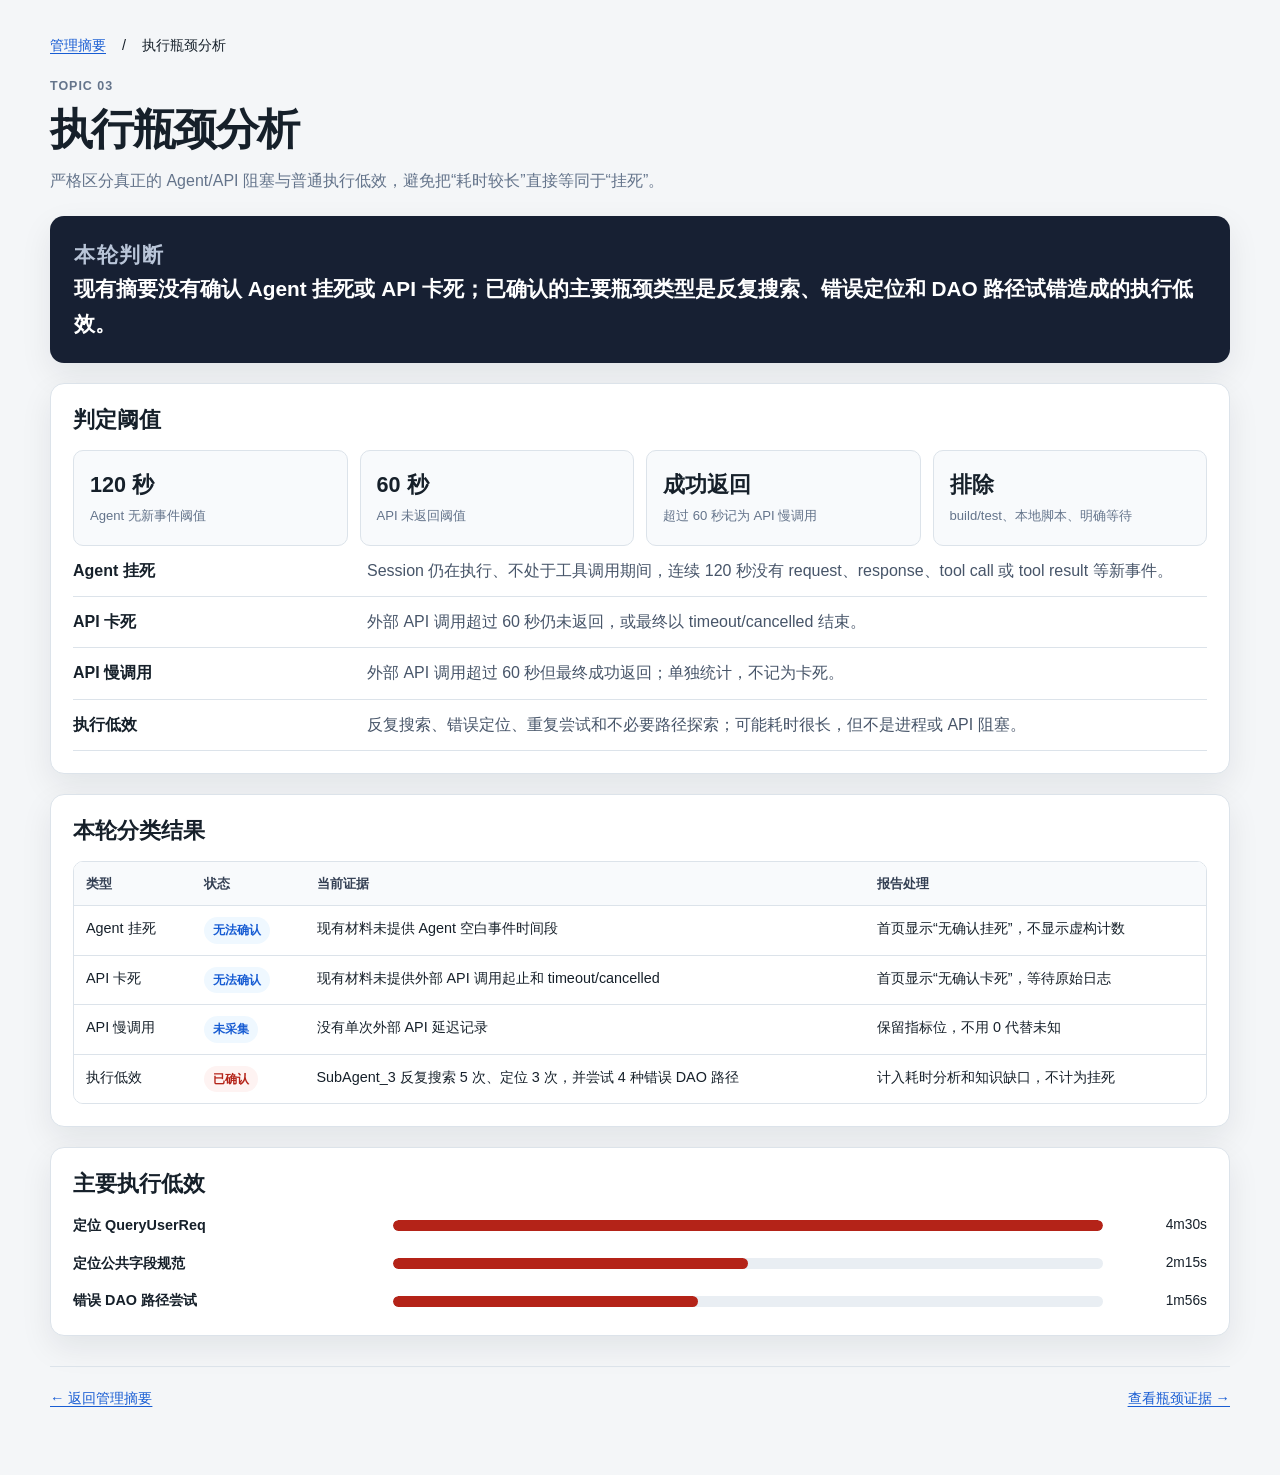
<file: public/reports/step6/bottleneck-analysis.html>
<!doctype html>
<html lang="zh-CN">
<head>
  <meta charset="utf-8">
  <meta name="viewport" content="width=device-width, initial-scale=1">
  <title>执行瓶颈分析 · Session 执行质量摘要</title>
  <link rel="stylesheet" href="assets/report.css">
</head>
<body>
  <main class="page-shell">
    <nav class="breadcrumb" aria-label="面包屑"><a href="index.html">管理摘要</a><span aria-hidden="true">/</span><span>执行瓶颈分析</span></nav>
    <header class="page-header">
      <p class="eyebrow">Topic 03</p>
      <h1>执行瓶颈分析</h1>
      <p class="lede">严格区分真正的 Agent/API 阻塞与普通执行低效，避免把“耗时较长”直接等同于“挂死”。</p>
    </header>

    <section class="panel executive-summary" aria-labelledby="bottleneck-result">
      <p class="eyebrow">本轮判断</p>
      <p id="bottleneck-result">现有摘要没有确认 Agent 挂死或 API 卡死；已确认的主要瓶颈类型是反复搜索、错误定位和 DAO 路径试错造成的执行低效。</p>
    </section>

    <section class="panel" aria-labelledby="threshold-title">
      <h2 id="threshold-title">判定阈值</h2>
      <div class="stat-grid">
        <div class="stat"><strong>120 秒</strong><span>Agent 无新事件阈值</span></div>
        <div class="stat"><strong>60 秒</strong><span>API 未返回阈值</span></div>
        <div class="stat"><strong>成功返回</strong><span>超过 60 秒记为 API 慢调用</span></div>
        <div class="stat"><strong>排除</strong><span>build/test、本地脚本、明确等待</span></div>
      </div>
      <dl class="definition-list">
        <dt>Agent 挂死</dt><dd>Session 仍在执行、不处于工具调用期间，连续 120 秒没有 request、response、tool call 或 tool result 等新事件。</dd>
        <dt>API 卡死</dt><dd>外部 API 调用超过 60 秒仍未返回，或最终以 timeout/cancelled 结束。</dd>
        <dt>API 慢调用</dt><dd>外部 API 调用超过 60 秒但最终成功返回；单独统计，不记为卡死。</dd>
        <dt>执行低效</dt><dd>反复搜索、错误定位、重复尝试和不必要路径探索；可能耗时很长，但不是进程或 API 阻塞。</dd>
      </dl>
    </section>

    <section class="panel" aria-labelledby="status-title">
      <h2 id="status-title">本轮分类结果</h2>
      <div class="table-wrap">
        <table>
          <thead><tr><th>类型</th><th>状态</th><th>当前证据</th><th>报告处理</th></tr></thead>
          <tbody>
            <tr><td>Agent 挂死</td><td><span class="status-badge info">无法确认</span></td><td>现有材料未提供 Agent 空白事件时间段</td><td>首页显示“无确认挂死”，不显示虚构计数</td></tr>
            <tr><td>API 卡死</td><td><span class="status-badge info">无法确认</span></td><td>现有材料未提供外部 API 调用起止和 timeout/cancelled</td><td>首页显示“无确认卡死”，等待原始日志</td></tr>
            <tr><td>API 慢调用</td><td><span class="status-badge info">未采集</span></td><td>没有单次外部 API 延迟记录</td><td>保留指标位，不用 0 代替未知</td></tr>
            <tr><td>执行低效</td><td><span class="status-badge risk">已确认</span></td><td>SubAgent_3 反复搜索 5 次、定位 3 次，并尝试 4 种错误 DAO 路径</td><td>计入耗时分析和知识缺口，不计为挂死</td></tr>
          </tbody>
        </table>
      </div>
    </section>

    <section class="panel" aria-labelledby="loss-title">
      <h2 id="loss-title">主要执行低效</h2>
      <ol class="bar-list">
        <li class="bar-row"><span class="bar-label">定位 QueryUserReq</span><span class="bar-track"><span class="bar-fill" style="width:100%"></span></span><span class="bar-value">4m30s</span></li>
        <li class="bar-row"><span class="bar-label">定位公共字段规范</span><span class="bar-track"><span class="bar-fill" style="width:50%"></span></span><span class="bar-value">2m15s</span></li>
        <li class="bar-row"><span class="bar-label">错误 DAO 路径尝试</span><span class="bar-track"><span class="bar-fill" style="width:43%"></span></span><span class="bar-value">1m56s</span></li>
      </ol>
    </section>

    <nav class="page-nav"><a href="index.html">← 返回管理摘要</a><a href="execution-evidence.html#bottleneck-evidence">查看瓶颈证据 →</a></nav>
  </main>
</body>
</html>
</file>
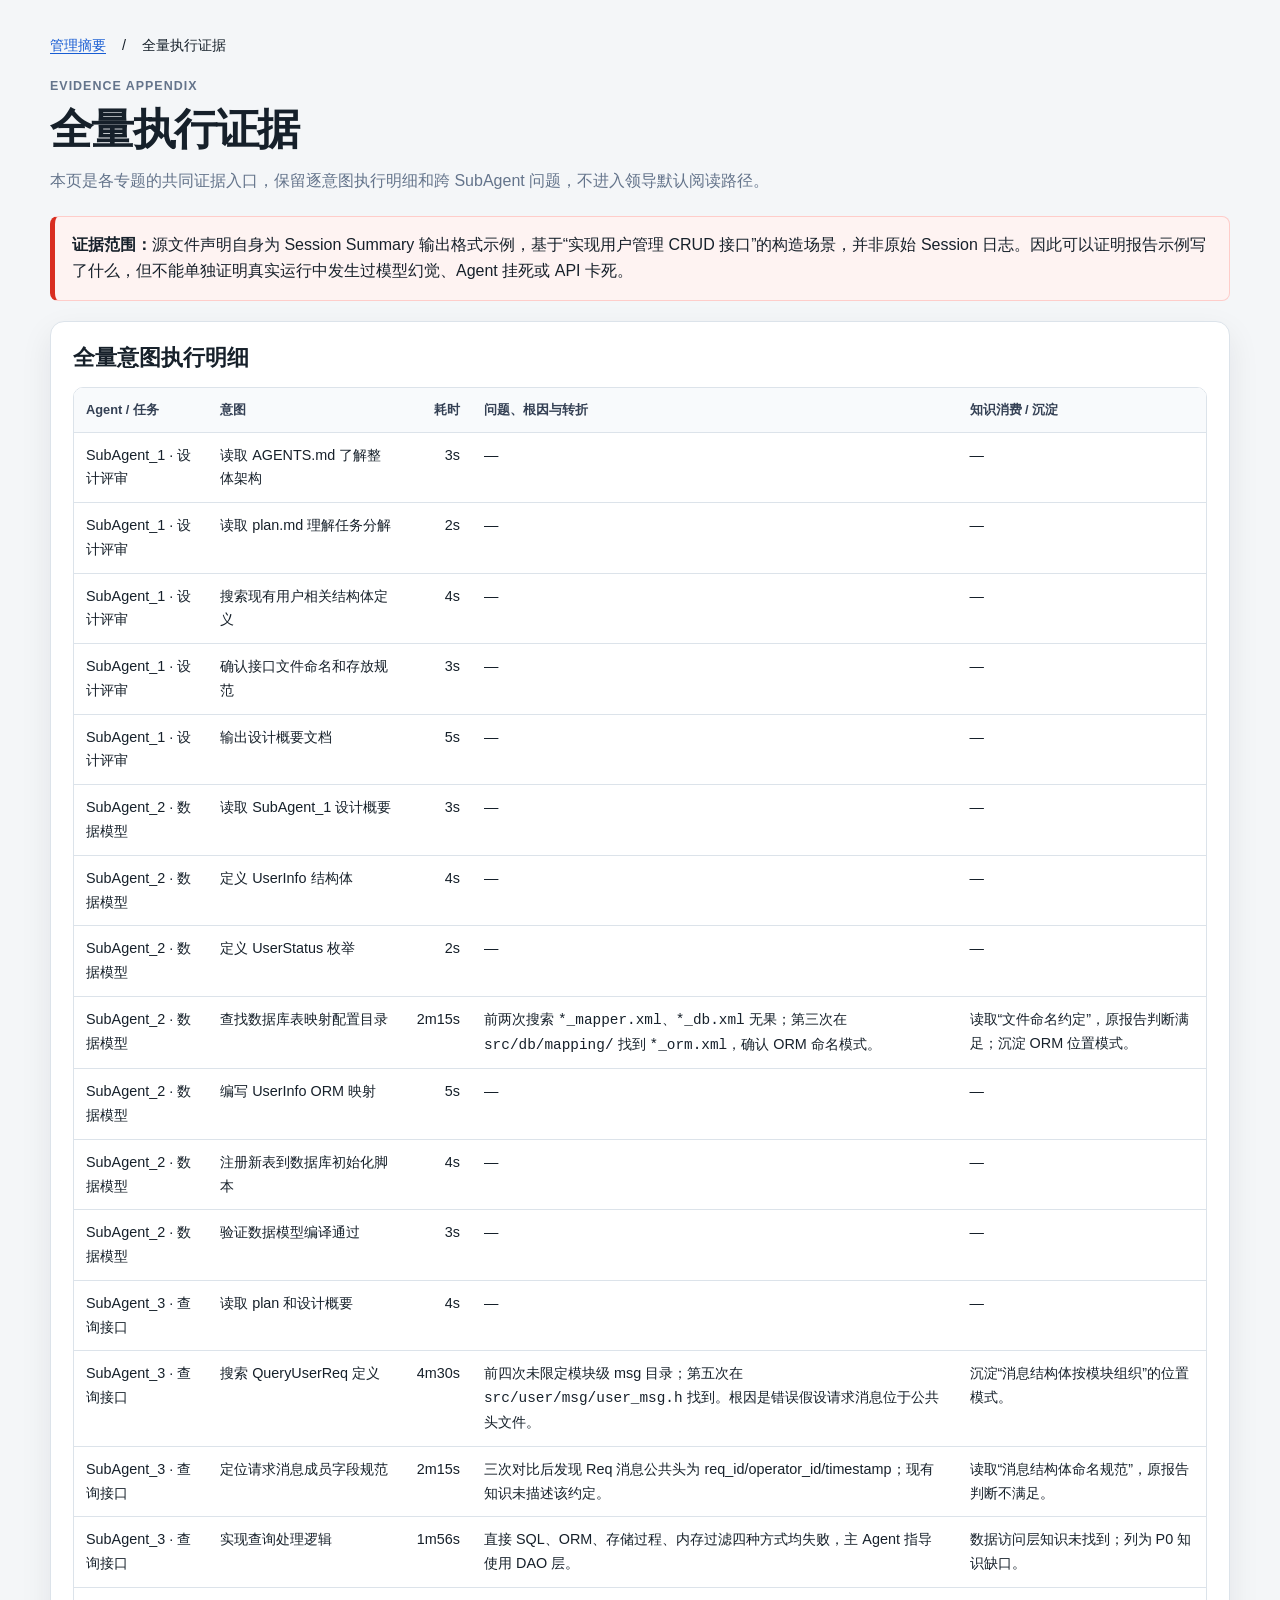
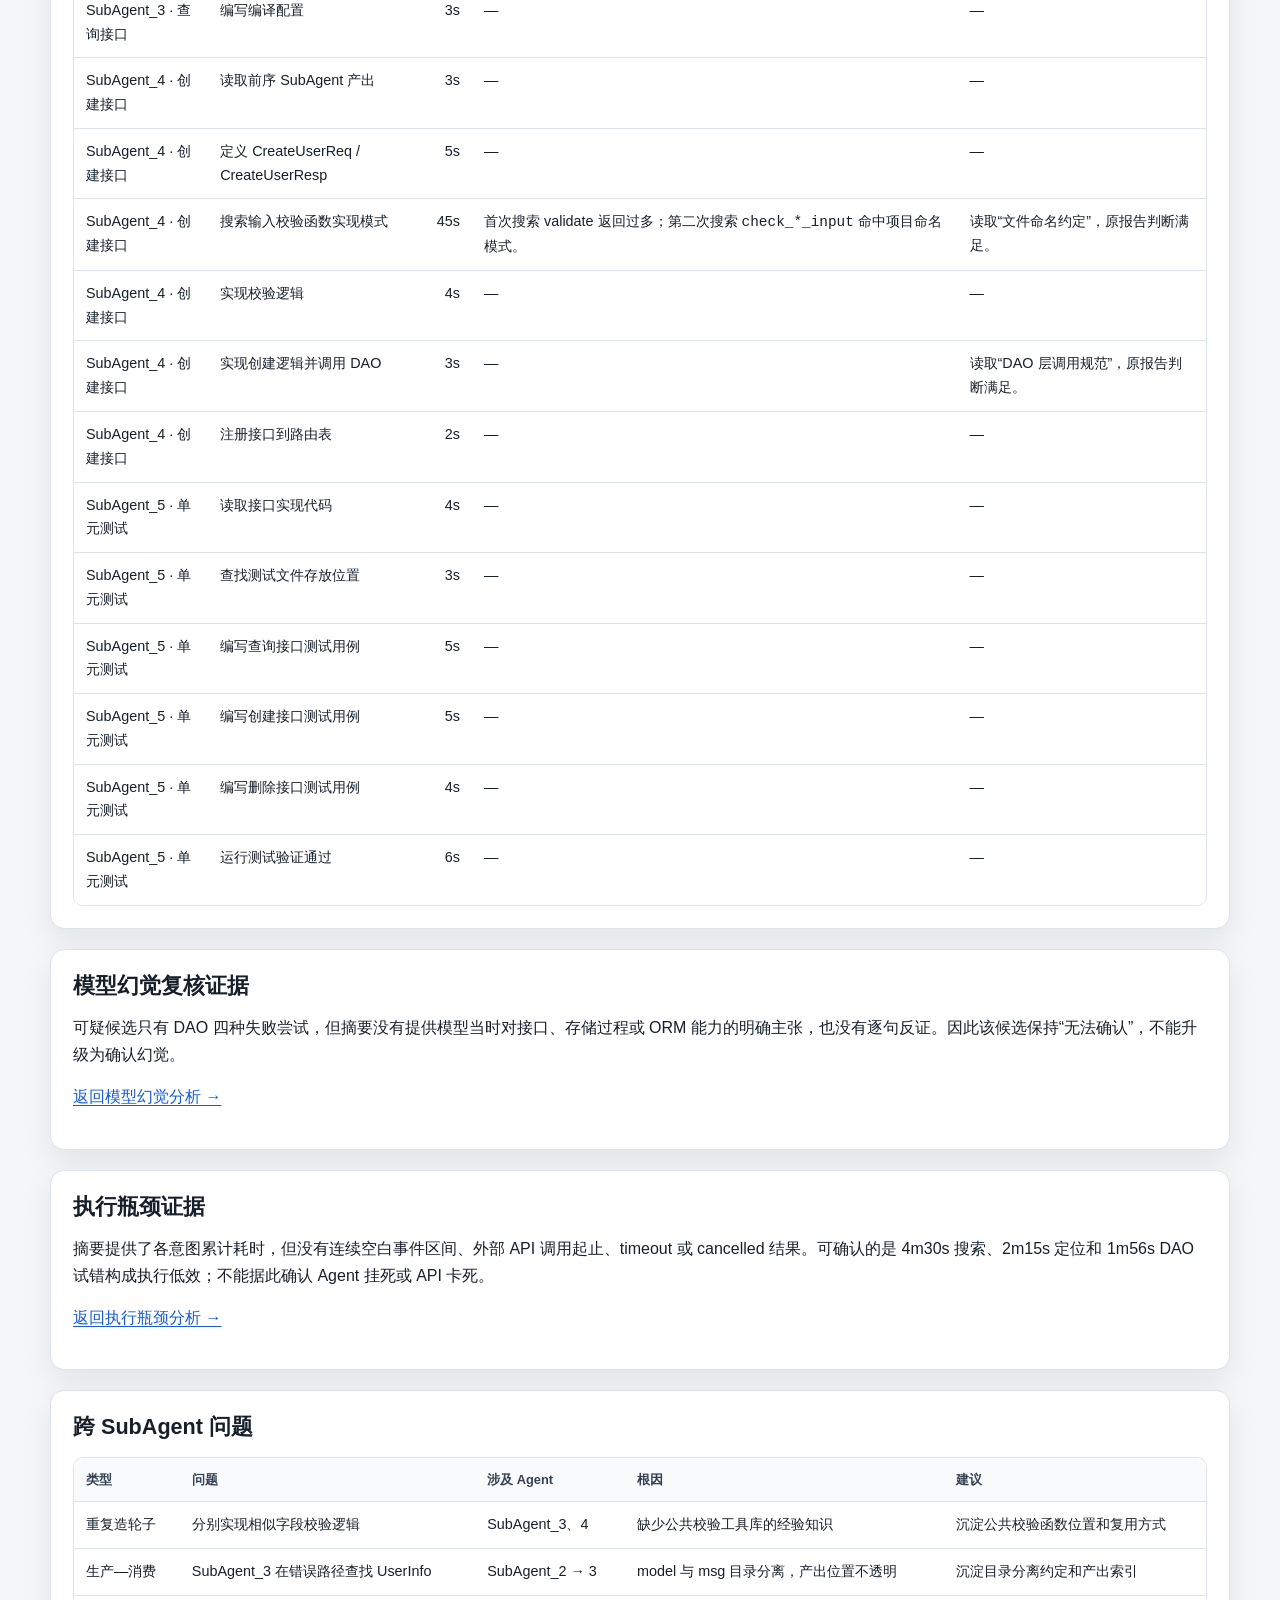
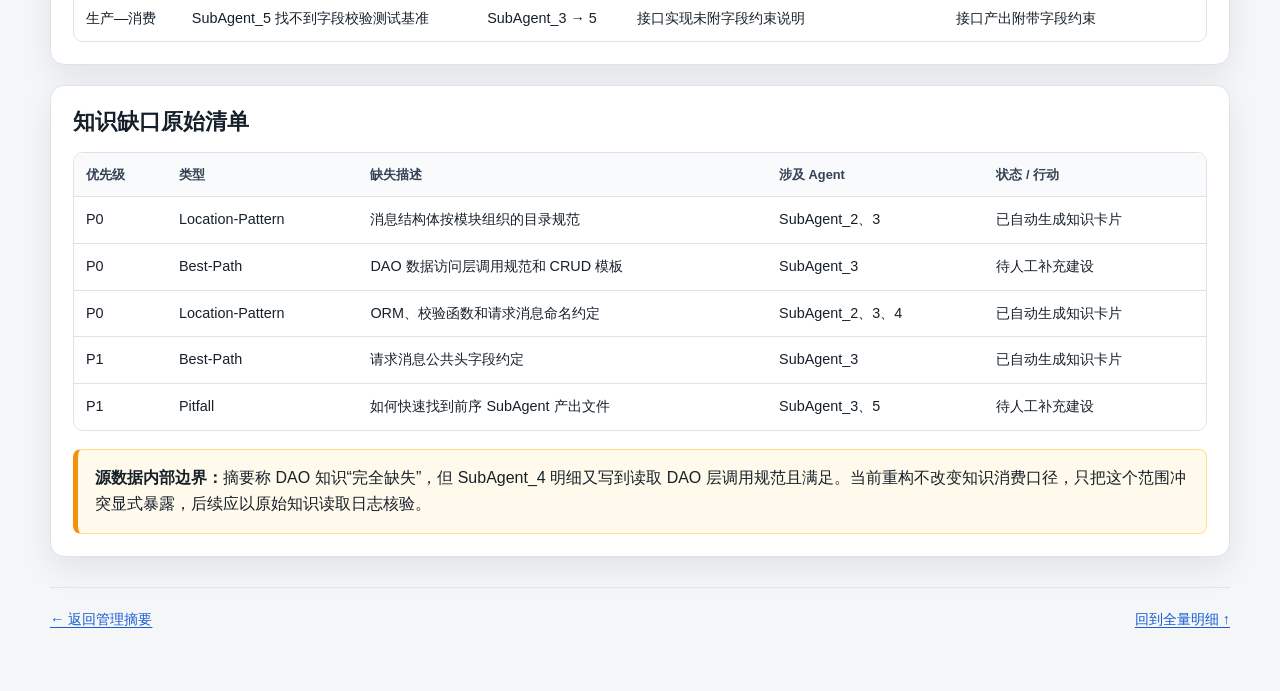
<file: public/reports/step6/execution-evidence.html>
<!doctype html>
<html lang="zh-CN">
<head>
  <meta charset="utf-8">
  <meta name="viewport" content="width=device-width, initial-scale=1">
  <title>全量执行证据 · Session 执行质量摘要</title>
  <link rel="stylesheet" href="assets/report.css">
</head>
<body>
  <main class="page-shell">
    <nav class="breadcrumb" aria-label="面包屑"><a href="index.html">管理摘要</a><span aria-hidden="true">/</span><span>全量执行证据</span></nav>
    <header class="page-header">
      <p class="eyebrow">Evidence Appendix</p>
      <h1>全量执行证据</h1>
      <p class="lede">本页是各专题的共同证据入口，保留逐意图执行明细和跨 SubAgent 问题，不进入领导默认阅读路径。</p>
    </header>

    <div class="callout danger">
      <strong>证据范围：</strong>源文件声明自身为 Session Summary 输出格式示例，基于“实现用户管理 CRUD 接口”的构造场景，并非原始 Session 日志。因此可以证明报告示例写了什么，但不能单独证明真实运行中发生过模型幻觉、Agent 挂死或 API 卡死。
    </div>

    <section id="intent-detail" class="panel" aria-labelledby="intent-title">
      <h2 id="intent-title">全量意图执行明细</h2>
      <div class="table-wrap">
        <table>
          <thead><tr><th>Agent / 任务</th><th>意图</th><th class="number">耗时</th><th>问题、根因与转折</th><th>知识消费 / 沉淀</th></tr></thead>
          <tbody>
            <tr><td>SubAgent_1 · 设计评审</td><td>读取 AGENTS.md 了解整体架构</td><td class="number">3s</td><td>—</td><td>—</td></tr>
            <tr><td>SubAgent_1 · 设计评审</td><td>读取 plan.md 理解任务分解</td><td class="number">2s</td><td>—</td><td>—</td></tr>
            <tr><td>SubAgent_1 · 设计评审</td><td>搜索现有用户相关结构体定义</td><td class="number">4s</td><td>—</td><td>—</td></tr>
            <tr><td>SubAgent_1 · 设计评审</td><td>确认接口文件命名和存放规范</td><td class="number">3s</td><td>—</td><td>—</td></tr>
            <tr><td>SubAgent_1 · 设计评审</td><td>输出设计概要文档</td><td class="number">5s</td><td>—</td><td>—</td></tr>

            <tr><td>SubAgent_2 · 数据模型</td><td>读取 SubAgent_1 设计概要</td><td class="number">3s</td><td>—</td><td>—</td></tr>
            <tr><td>SubAgent_2 · 数据模型</td><td>定义 UserInfo 结构体</td><td class="number">4s</td><td>—</td><td>—</td></tr>
            <tr><td>SubAgent_2 · 数据模型</td><td>定义 UserStatus 枚举</td><td class="number">2s</td><td>—</td><td>—</td></tr>
            <tr><td>SubAgent_2 · 数据模型</td><td>查找数据库表映射配置目录</td><td class="number">2m15s</td><td>前两次搜索 <code>*_mapper.xml</code>、<code>*_db.xml</code> 无果；第三次在 <code>src/db/mapping/</code> 找到 <code>*_orm.xml</code>，确认 ORM 命名模式。</td><td>读取“文件命名约定”，原报告判断满足；沉淀 ORM 位置模式。</td></tr>
            <tr><td>SubAgent_2 · 数据模型</td><td>编写 UserInfo ORM 映射</td><td class="number">5s</td><td>—</td><td>—</td></tr>
            <tr><td>SubAgent_2 · 数据模型</td><td>注册新表到数据库初始化脚本</td><td class="number">4s</td><td>—</td><td>—</td></tr>
            <tr><td>SubAgent_2 · 数据模型</td><td>验证数据模型编译通过</td><td class="number">3s</td><td>—</td><td>—</td></tr>

            <tr><td>SubAgent_3 · 查询接口</td><td>读取 plan 和设计概要</td><td class="number">4s</td><td>—</td><td>—</td></tr>
            <tr><td>SubAgent_3 · 查询接口</td><td>搜索 QueryUserReq 定义</td><td class="number">4m30s</td><td>前四次未限定模块级 msg 目录；第五次在 <code>src/user/msg/user_msg.h</code> 找到。根因是错误假设请求消息位于公共头文件。</td><td>沉淀“消息结构体按模块组织”的位置模式。</td></tr>
            <tr><td>SubAgent_3 · 查询接口</td><td>定位请求消息成员字段规范</td><td class="number">2m15s</td><td>三次对比后发现 Req 消息公共头为 req_id/operator_id/timestamp；现有知识未描述该约定。</td><td>读取“消息结构体命名规范”，原报告判断不满足。</td></tr>
            <tr><td>SubAgent_3 · 查询接口</td><td>实现查询处理逻辑</td><td class="number">1m56s</td><td>直接 SQL、ORM、存储过程、内存过滤四种方式均失败，主 Agent 指导使用 DAO 层。</td><td>数据访问层知识未找到；列为 P0 知识缺口。</td></tr>
            <tr><td>SubAgent_3 · 查询接口</td><td>编写编译配置</td><td class="number">3s</td><td>—</td><td>—</td></tr>

            <tr><td>SubAgent_4 · 创建接口</td><td>读取前序 SubAgent 产出</td><td class="number">3s</td><td>—</td><td>—</td></tr>
            <tr><td>SubAgent_4 · 创建接口</td><td>定义 CreateUserReq / CreateUserResp</td><td class="number">5s</td><td>—</td><td>—</td></tr>
            <tr><td>SubAgent_4 · 创建接口</td><td>搜索输入校验函数实现模式</td><td class="number">45s</td><td>首次搜索 validate 返回过多；第二次搜索 <code>check_*_input</code> 命中项目命名模式。</td><td>读取“文件命名约定”，原报告判断满足。</td></tr>
            <tr><td>SubAgent_4 · 创建接口</td><td>实现校验逻辑</td><td class="number">4s</td><td>—</td><td>—</td></tr>
            <tr><td>SubAgent_4 · 创建接口</td><td>实现创建逻辑并调用 DAO</td><td class="number">3s</td><td>—</td><td>读取“DAO 层调用规范”，原报告判断满足。</td></tr>
            <tr><td>SubAgent_4 · 创建接口</td><td>注册接口到路由表</td><td class="number">2s</td><td>—</td><td>—</td></tr>

            <tr><td>SubAgent_5 · 单元测试</td><td>读取接口实现代码</td><td class="number">4s</td><td>—</td><td>—</td></tr>
            <tr><td>SubAgent_5 · 单元测试</td><td>查找测试文件存放位置</td><td class="number">3s</td><td>—</td><td>—</td></tr>
            <tr><td>SubAgent_5 · 单元测试</td><td>编写查询接口测试用例</td><td class="number">5s</td><td>—</td><td>—</td></tr>
            <tr><td>SubAgent_5 · 单元测试</td><td>编写创建接口测试用例</td><td class="number">5s</td><td>—</td><td>—</td></tr>
            <tr><td>SubAgent_5 · 单元测试</td><td>编写删除接口测试用例</td><td class="number">4s</td><td>—</td><td>—</td></tr>
            <tr><td>SubAgent_5 · 单元测试</td><td>运行测试验证通过</td><td class="number">6s</td><td>—</td><td>—</td></tr>
          </tbody>
        </table>
      </div>
    </section>

    <section id="hallucination-evidence" class="panel" aria-labelledby="hallucination-evidence-title">
      <h2 id="hallucination-evidence-title">模型幻觉复核证据</h2>
      <p>可疑候选只有 DAO 四种失败尝试，但摘要没有提供模型当时对接口、存储过程或 ORM 能力的明确主张，也没有逐句反证。因此该候选保持“无法确认”，不能升级为确认幻觉。</p>
      <p><a href="hallucination-analysis.html">返回模型幻觉分析 →</a></p>
    </section>

    <section id="bottleneck-evidence" class="panel" aria-labelledby="bottleneck-evidence-title">
      <h2 id="bottleneck-evidence-title">执行瓶颈证据</h2>
      <p>摘要提供了各意图累计耗时，但没有连续空白事件区间、外部 API 调用起止、timeout 或 cancelled 结果。可确认的是 4m30s 搜索、2m15s 定位和 1m56s DAO 试错构成执行低效；不能据此确认 Agent 挂死或 API 卡死。</p>
      <p><a href="bottleneck-analysis.html">返回执行瓶颈分析 →</a></p>
    </section>

    <section id="cross-agent" class="panel" aria-labelledby="cross-agent-title">
      <h2 id="cross-agent-title">跨 SubAgent 问题</h2>
      <div class="table-wrap">
        <table>
          <thead><tr><th>类型</th><th>问题</th><th>涉及 Agent</th><th>根因</th><th>建议</th></tr></thead>
          <tbody>
            <tr><td>重复造轮子</td><td>分别实现相似字段校验逻辑</td><td>SubAgent_3、4</td><td>缺少公共校验工具库的经验知识</td><td>沉淀公共校验函数位置和复用方式</td></tr>
            <tr><td>生产—消费</td><td>SubAgent_3 在错误路径查找 UserInfo</td><td>SubAgent_2 → 3</td><td>model 与 msg 目录分离，产出位置不透明</td><td>沉淀目录分离约定和产出索引</td></tr>
            <tr><td>生产—消费</td><td>SubAgent_5 找不到字段校验测试基准</td><td>SubAgent_3 → 5</td><td>接口实现未附字段约束说明</td><td>接口产出附带字段约束</td></tr>
          </tbody>
        </table>
      </div>
    </section>

    <section id="knowledge-gaps" class="panel" aria-labelledby="knowledge-gap-evidence-title">
      <h2 id="knowledge-gap-evidence-title">知识缺口原始清单</h2>
      <div class="table-wrap">
        <table>
          <thead><tr><th>优先级</th><th>类型</th><th>缺失描述</th><th>涉及 Agent</th><th>状态 / 行动</th></tr></thead>
          <tbody>
            <tr><td>P0</td><td>Location-Pattern</td><td>消息结构体按模块组织的目录规范</td><td>SubAgent_2、3</td><td>已自动生成知识卡片</td></tr>
            <tr><td>P0</td><td>Best-Path</td><td>DAO 数据访问层调用规范和 CRUD 模板</td><td>SubAgent_3</td><td>待人工补充建设</td></tr>
            <tr><td>P0</td><td>Location-Pattern</td><td>ORM、校验函数和请求消息命名约定</td><td>SubAgent_2、3、4</td><td>已自动生成知识卡片</td></tr>
            <tr><td>P1</td><td>Best-Path</td><td>请求消息公共头字段约定</td><td>SubAgent_3</td><td>已自动生成知识卡片</td></tr>
            <tr><td>P1</td><td>Pitfall</td><td>如何快速找到前序 SubAgent 产出文件</td><td>SubAgent_3、5</td><td>待人工补充建设</td></tr>
          </tbody>
        </table>
      </div>
      <div class="callout">
        <strong>源数据内部边界：</strong>摘要称 DAO 知识“完全缺失”，但 SubAgent_4 明细又写到读取 DAO 层调用规范且满足。当前重构不改变知识消费口径，只把这个范围冲突显式暴露，后续应以原始知识读取日志核验。
      </div>
    </section>

    <nav class="page-nav"><a href="index.html">← 返回管理摘要</a><a href="#intent-detail">回到全量明细 ↑</a></nav>
  </main>
</body>
</html>
</file>
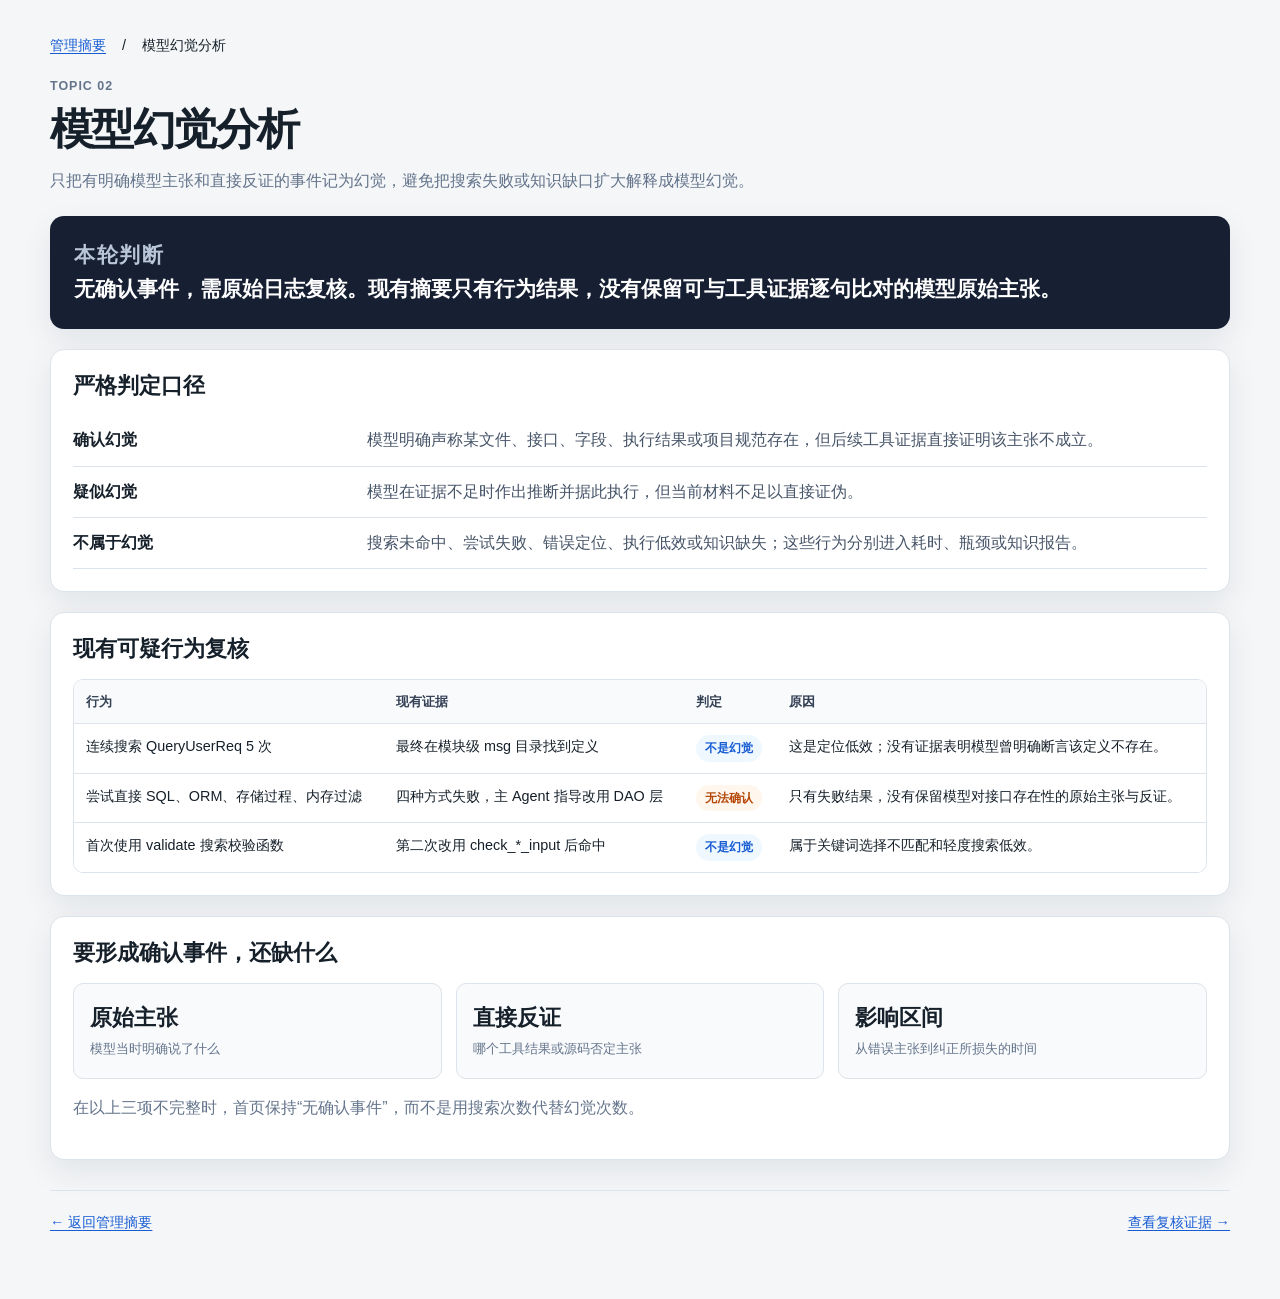
<file: public/reports/step6/hallucination-analysis.html>
<!doctype html>
<html lang="zh-CN">
<head>
  <meta charset="utf-8">
  <meta name="viewport" content="width=device-width, initial-scale=1">
  <title>模型幻觉分析 · Session 执行质量摘要</title>
  <link rel="stylesheet" href="assets/report.css">
</head>
<body>
  <main class="page-shell">
    <nav class="breadcrumb" aria-label="面包屑"><a href="index.html">管理摘要</a><span aria-hidden="true">/</span><span>模型幻觉分析</span></nav>
    <header class="page-header">
      <p class="eyebrow">Topic 02</p>
      <h1>模型幻觉分析</h1>
      <p class="lede">只把有明确模型主张和直接反证的事件记为幻觉，避免把搜索失败或知识缺口扩大解释成模型幻觉。</p>
    </header>

    <section class="panel executive-summary" aria-labelledby="hallucination-result">
      <p class="eyebrow">本轮判断</p>
      <p id="hallucination-result">无确认事件，需原始日志复核。现有摘要只有行为结果，没有保留可与工具证据逐句比对的模型原始主张。</p>
    </section>

    <section class="panel" aria-labelledby="criteria-title">
      <h2 id="criteria-title">严格判定口径</h2>
      <dl class="definition-list">
        <dt>确认幻觉</dt><dd>模型明确声称某文件、接口、字段、执行结果或项目规范存在，但后续工具证据直接证明该主张不成立。</dd>
        <dt>疑似幻觉</dt><dd>模型在证据不足时作出推断并据此执行，但当前材料不足以直接证伪。</dd>
        <dt>不属于幻觉</dt><dd>搜索未命中、尝试失败、错误定位、执行低效或知识缺失；这些行为分别进入耗时、瓶颈或知识报告。</dd>
      </dl>
    </section>

    <section class="panel" aria-labelledby="review-title">
      <h2 id="review-title">现有可疑行为复核</h2>
      <div class="table-wrap">
        <table>
          <thead><tr><th>行为</th><th>现有证据</th><th>判定</th><th>原因</th></tr></thead>
          <tbody>
            <tr><td>连续搜索 QueryUserReq 5 次</td><td>最终在模块级 msg 目录找到定义</td><td><span class="status-badge info">不是幻觉</span></td><td>这是定位低效；没有证据表明模型曾明确断言该定义不存在。</td></tr>
            <tr><td>尝试直接 SQL、ORM、存储过程、内存过滤</td><td>四种方式失败，主 Agent 指导改用 DAO 层</td><td><span class="status-badge warn">无法确认</span></td><td>只有失败结果，没有保留模型对接口存在性的原始主张与反证。</td></tr>
            <tr><td>首次使用 validate 搜索校验函数</td><td>第二次改用 check_*_input 后命中</td><td><span class="status-badge info">不是幻觉</span></td><td>属于关键词选择不匹配和轻度搜索低效。</td></tr>
          </tbody>
        </table>
      </div>
    </section>

    <section class="panel" aria-labelledby="needed-title">
      <h2 id="needed-title">要形成确认事件，还缺什么</h2>
      <div class="three-column">
        <div class="stat"><strong>原始主张</strong><span>模型当时明确说了什么</span></div>
        <div class="stat"><strong>直接反证</strong><span>哪个工具结果或源码否定主张</span></div>
        <div class="stat"><strong>影响区间</strong><span>从错误主张到纠正所损失的时间</span></div>
      </div>
      <p class="muted">在以上三项不完整时，首页保持“无确认事件”，而不是用搜索次数代替幻觉次数。</p>
    </section>

    <nav class="page-nav"><a href="index.html">← 返回管理摘要</a><a href="execution-evidence.html#hallucination-evidence">查看复核证据 →</a></nav>
  </main>
</body>
</html>
</file>
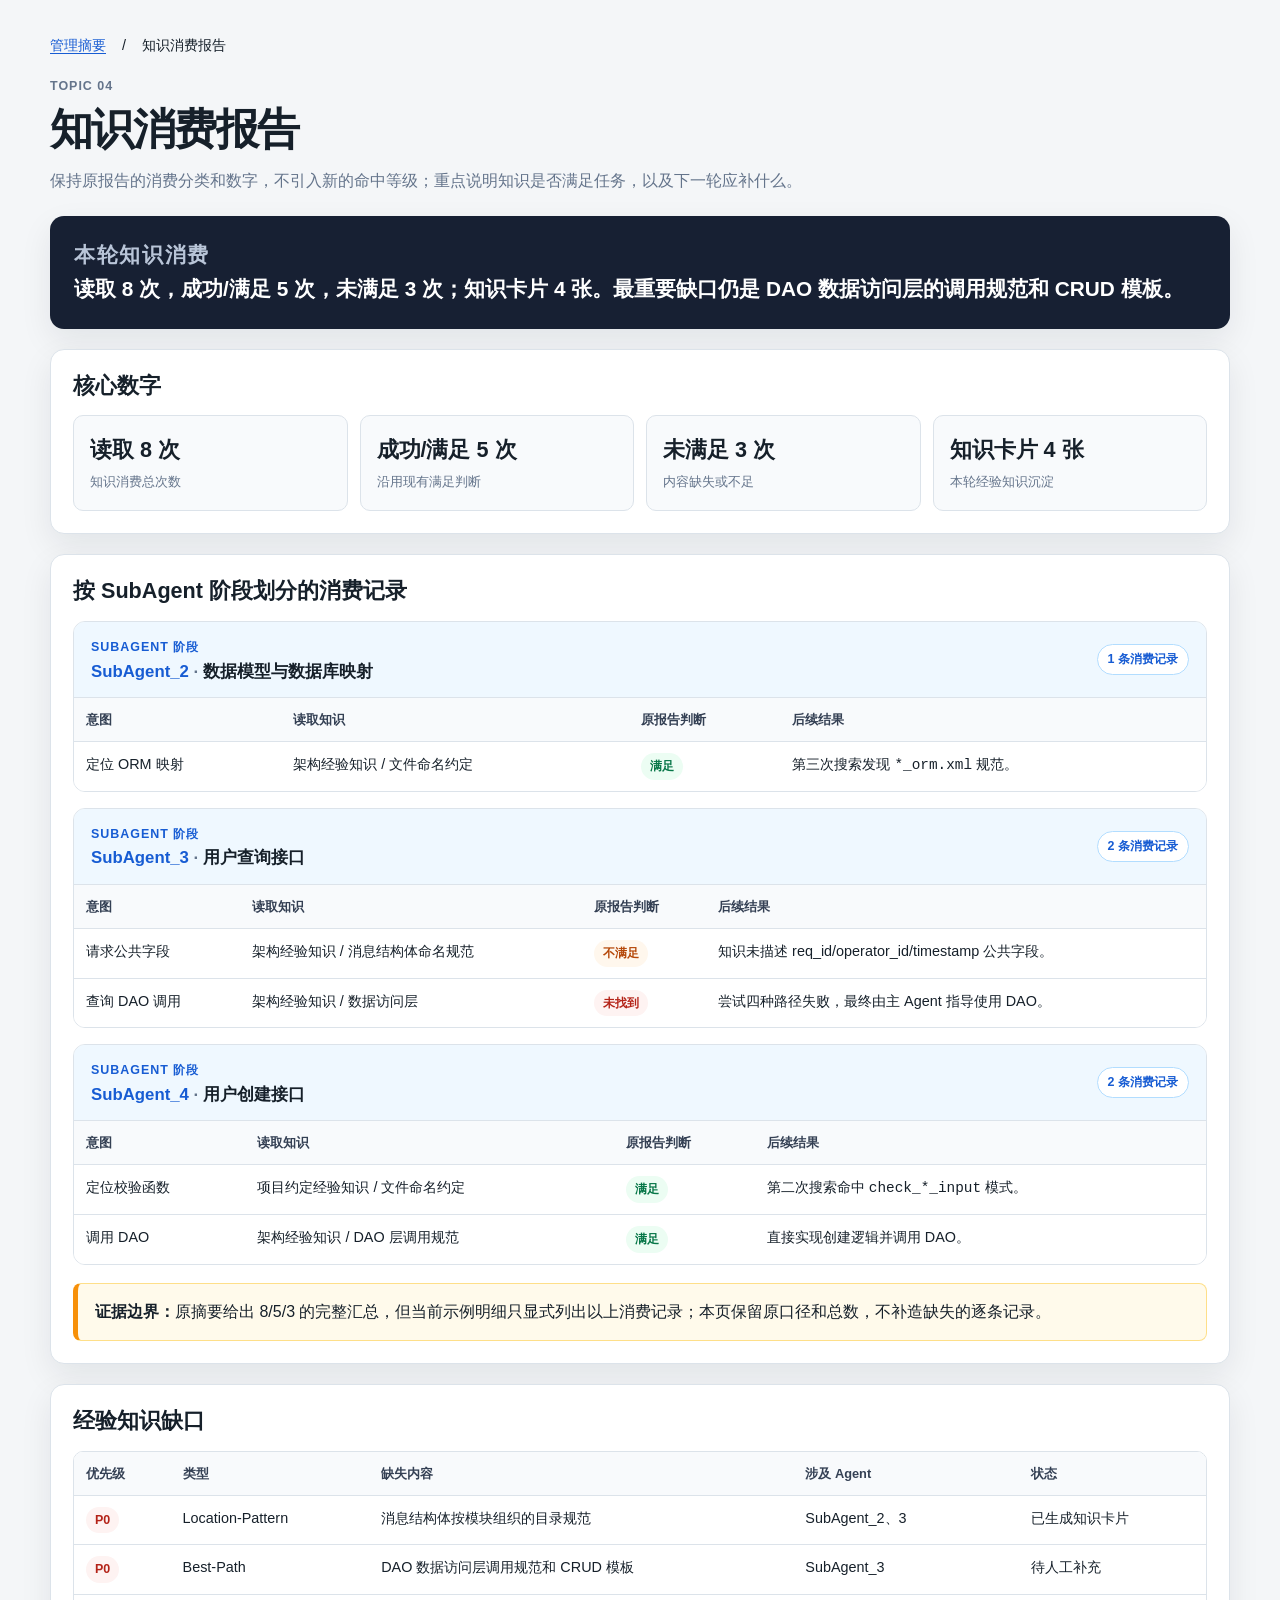
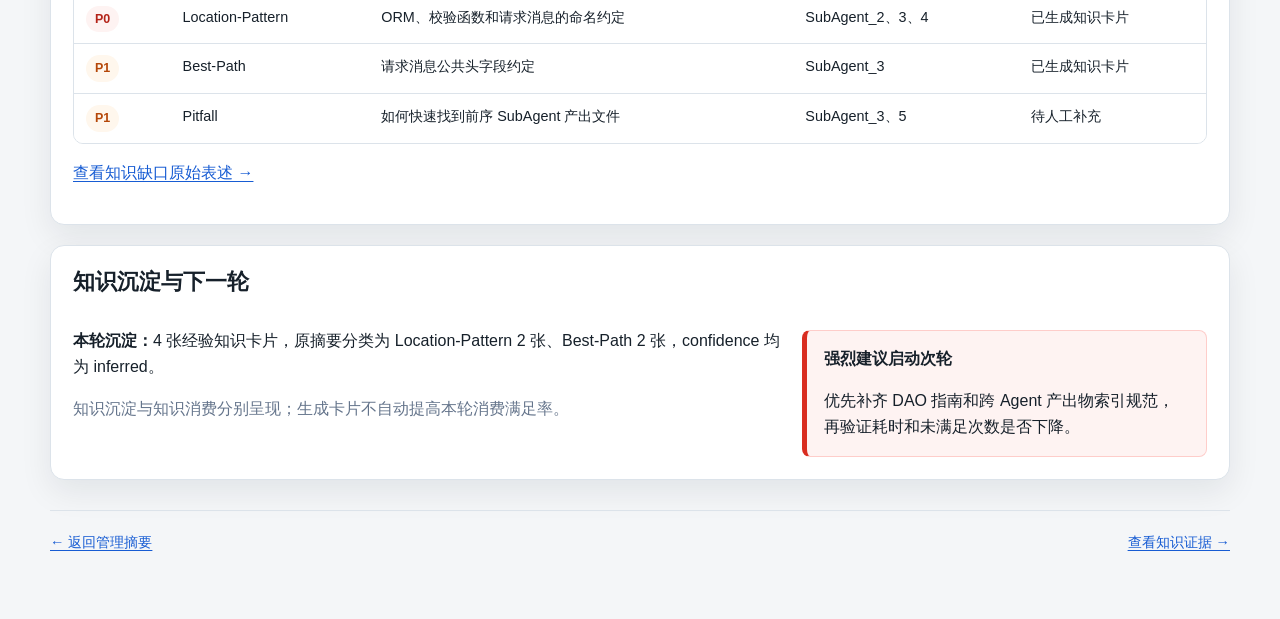
<file: public/reports/step6/knowledge-consumption.html>
<!doctype html>
<html lang="zh-CN">
<head>
  <meta charset="utf-8">
  <meta name="viewport" content="width=device-width, initial-scale=1">
  <title>知识消费报告 · Session 执行质量摘要</title>
  <link rel="stylesheet" href="assets/report.css">
</head>
<body>
  <main class="page-shell">
    <nav class="breadcrumb" aria-label="面包屑"><a href="index.html">管理摘要</a><span aria-hidden="true">/</span><span>知识消费报告</span></nav>
    <header class="page-header">
      <p class="eyebrow">Topic 04</p>
      <h1>知识消费报告</h1>
      <p class="lede">保持原报告的消费分类和数字，不引入新的命中等级；重点说明知识是否满足任务，以及下一轮应补什么。</p>
    </header>

    <section class="panel executive-summary" aria-labelledby="knowledge-result">
      <p class="eyebrow">本轮知识消费</p>
      <p id="knowledge-result">读取 8 次，成功/满足 5 次，未满足 3 次；知识卡片 4 张。最重要缺口仍是 DAO 数据访问层的调用规范和 CRUD 模板。</p>
    </section>

    <section class="panel" aria-labelledby="knowledge-metrics">
      <h2 id="knowledge-metrics">核心数字</h2>
      <div class="stat-grid">
        <div class="stat"><strong>读取 8 次</strong><span>知识消费总次数</span></div>
        <div class="stat"><strong>成功/满足 5 次</strong><span>沿用现有满足判断</span></div>
        <div class="stat"><strong>未满足 3 次</strong><span>内容缺失或不足</span></div>
        <div class="stat"><strong>知识卡片 4 张</strong><span>本轮经验知识沉淀</span></div>
      </div>
    </section>

    <section class="panel" aria-labelledby="consumption-detail">
      <h2 id="consumption-detail">按 SubAgent 阶段划分的消费记录</h2>
      <div class="stage-list">
        <section class="stage-group" aria-labelledby="knowledge-stage-1">
          <header class="stage-header"><div><p class="eyebrow">SubAgent 阶段</p><h3 id="knowledge-stage-1"><span class="stage-agent">SubAgent_2</span><span class="stage-separator"> · </span>数据模型与数据库映射</h3></div><span class="stage-count">1 条消费记录</span></header>
          <div class="table-wrap"><table aria-labelledby="knowledge-stage-1"><thead><tr><th scope="col">意图</th><th scope="col">读取知识</th><th scope="col">原报告判断</th><th scope="col">后续结果</th></tr></thead><tbody><tr><td>定位 ORM 映射</td><td>架构经验知识 / 文件命名约定</td><td><span class="status-badge ok">满足</span></td><td>第三次搜索发现 <code>*_orm.xml</code> 规范。</td></tr></tbody></table></div>
        </section>
        <section class="stage-group" aria-labelledby="knowledge-stage-2">
          <header class="stage-header"><div><p class="eyebrow">SubAgent 阶段</p><h3 id="knowledge-stage-2"><span class="stage-agent">SubAgent_3</span><span class="stage-separator"> · </span>用户查询接口</h3></div><span class="stage-count">2 条消费记录</span></header>
          <div class="table-wrap"><table aria-labelledby="knowledge-stage-2"><thead><tr><th scope="col">意图</th><th scope="col">读取知识</th><th scope="col">原报告判断</th><th scope="col">后续结果</th></tr></thead><tbody><tr><td>请求公共字段</td><td>架构经验知识 / 消息结构体命名规范</td><td><span class="status-badge warn">不满足</span></td><td>知识未描述 req_id/operator_id/timestamp 公共字段。</td></tr><tr><td>查询 DAO 调用</td><td>架构经验知识 / 数据访问层</td><td><span class="status-badge risk">未找到</span></td><td>尝试四种路径失败，最终由主 Agent 指导使用 DAO。</td></tr></tbody></table></div>
        </section>
        <section class="stage-group" aria-labelledby="knowledge-stage-3">
          <header class="stage-header"><div><p class="eyebrow">SubAgent 阶段</p><h3 id="knowledge-stage-3"><span class="stage-agent">SubAgent_4</span><span class="stage-separator"> · </span>用户创建接口</h3></div><span class="stage-count">2 条消费记录</span></header>
          <div class="table-wrap"><table aria-labelledby="knowledge-stage-3"><thead><tr><th scope="col">意图</th><th scope="col">读取知识</th><th scope="col">原报告判断</th><th scope="col">后续结果</th></tr></thead><tbody><tr><td>定位校验函数</td><td>项目约定经验知识 / 文件命名约定</td><td><span class="status-badge ok">满足</span></td><td>第二次搜索命中 <code>check_*_input</code> 模式。</td></tr><tr><td>调用 DAO</td><td>架构经验知识 / DAO 层调用规范</td><td><span class="status-badge ok">满足</span></td><td>直接实现创建逻辑并调用 DAO。</td></tr></tbody></table></div>
        </section>
      </div>
      <div class="callout">
        <strong>证据边界：</strong>原摘要给出 8/5/3 的完整汇总，但当前示例明细只显式列出以上消费记录；本页保留原口径和总数，不补造缺失的逐条记录。
      </div>
    </section>

    <section class="panel" aria-labelledby="gap-title">
      <h2 id="gap-title">经验知识缺口</h2>
      <div class="table-wrap">
        <table>
          <thead><tr><th>优先级</th><th>类型</th><th>缺失内容</th><th>涉及 Agent</th><th>状态</th></tr></thead>
          <tbody>
            <tr><td><span class="status-badge risk">P0</span></td><td>Location-Pattern</td><td>消息结构体按模块组织的目录规范</td><td>SubAgent_2、3</td><td>已生成知识卡片</td></tr>
            <tr><td><span class="status-badge risk">P0</span></td><td>Best-Path</td><td>DAO 数据访问层调用规范和 CRUD 模板</td><td>SubAgent_3</td><td>待人工补充</td></tr>
            <tr><td><span class="status-badge risk">P0</span></td><td>Location-Pattern</td><td>ORM、校验函数和请求消息的命名约定</td><td>SubAgent_2、3、4</td><td>已生成知识卡片</td></tr>
            <tr><td><span class="status-badge warn">P1</span></td><td>Best-Path</td><td>请求消息公共头字段约定</td><td>SubAgent_3</td><td>已生成知识卡片</td></tr>
            <tr><td><span class="status-badge warn">P1</span></td><td>Pitfall</td><td>如何快速找到前序 SubAgent 产出文件</td><td>SubAgent_3、5</td><td>待人工补充</td></tr>
          </tbody>
        </table>
      </div>
      <p><a href="execution-evidence.html#knowledge-gaps">查看知识缺口原始表述 →</a></p>
    </section>

    <section class="panel" aria-labelledby="deposition-title">
      <h2 id="deposition-title">知识沉淀与下一轮</h2>
      <div class="two-column">
        <div>
          <p><strong>本轮沉淀：</strong>4 张经验知识卡片，原摘要分类为 Location-Pattern 2 张、Best-Path 2 张，confidence 均为 inferred。</p>
          <p class="muted">知识沉淀与知识消费分别呈现；生成卡片不自动提高本轮消费满足率。</p>
        </div>
        <div class="callout danger"><strong>强烈建议启动次轮</strong><p>优先补齐 DAO 指南和跨 Agent 产出物索引规范，再验证耗时和未满足次数是否下降。</p></div>
      </div>
    </section>

    <nav class="page-nav"><a href="index.html">← 返回管理摘要</a><a href="execution-evidence.html#knowledge-gaps">查看知识证据 →</a></nav>
  </main>
</body>
</html>
</file>
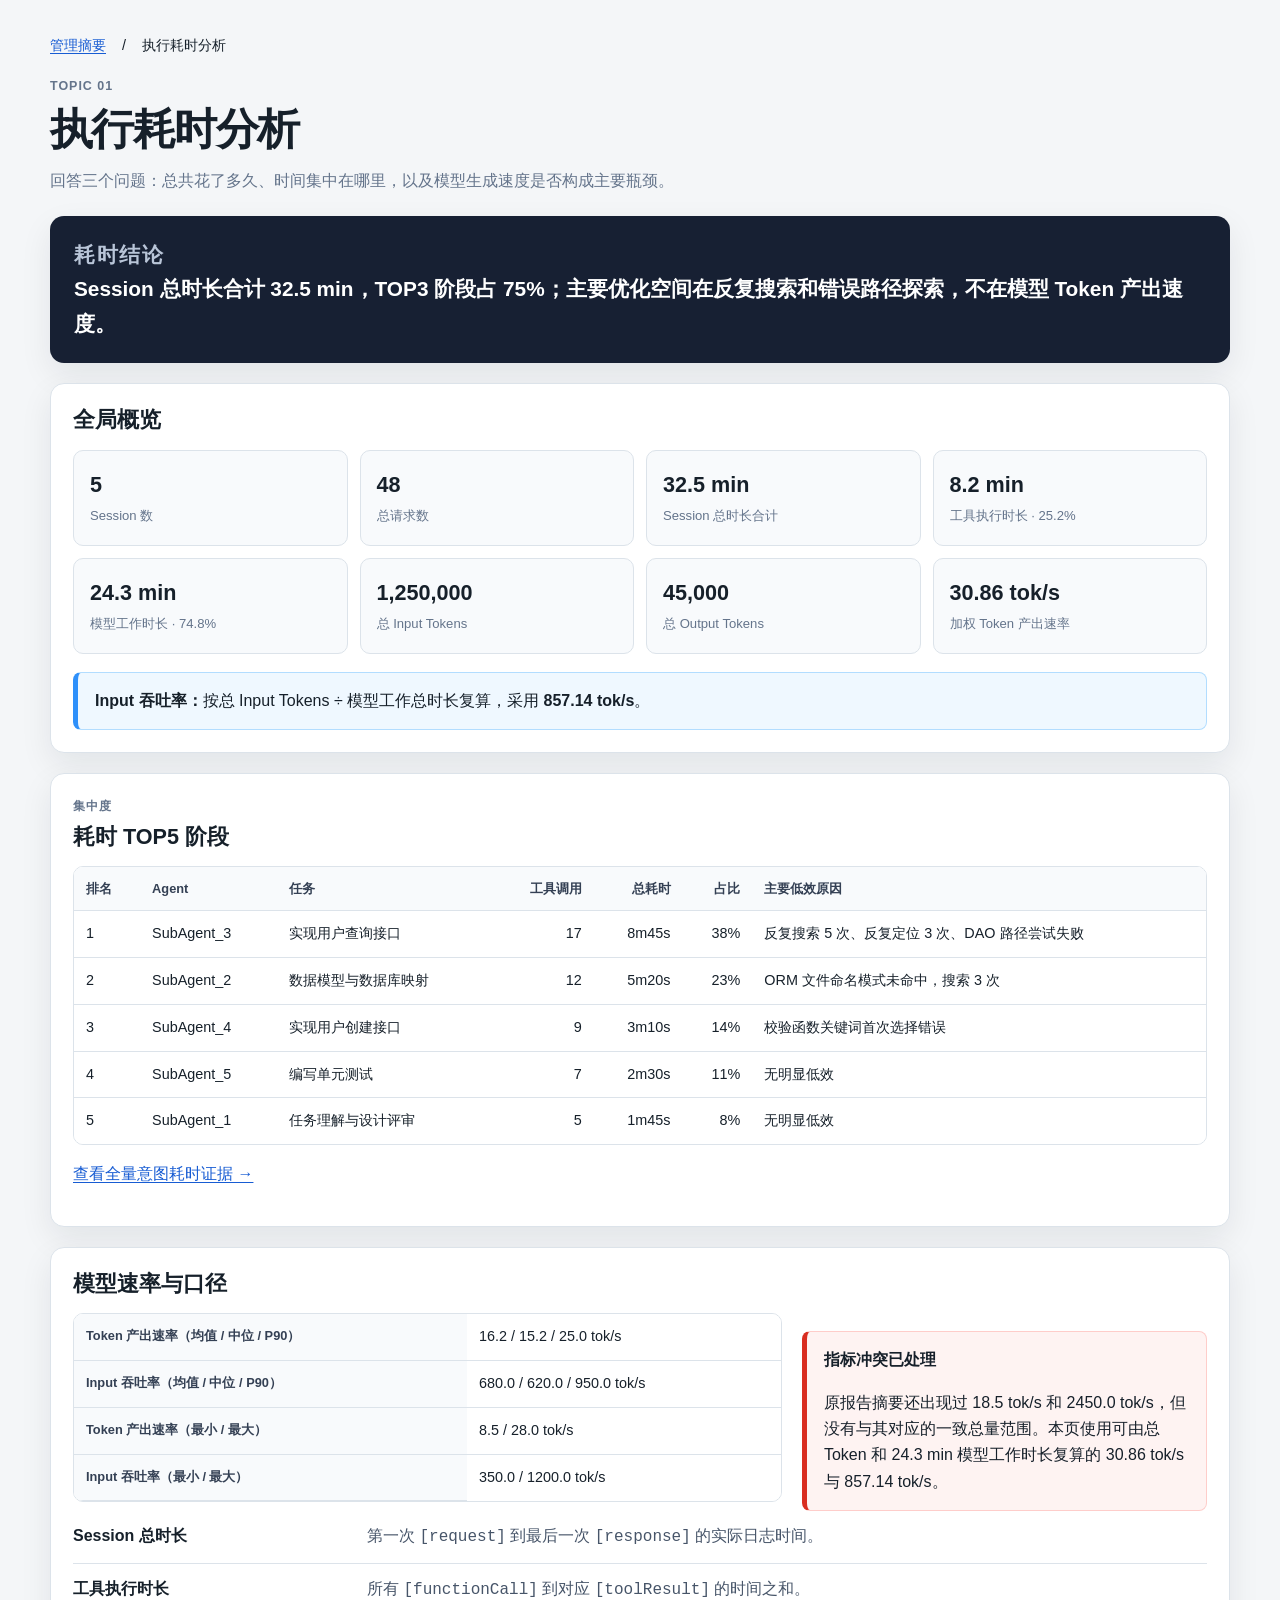
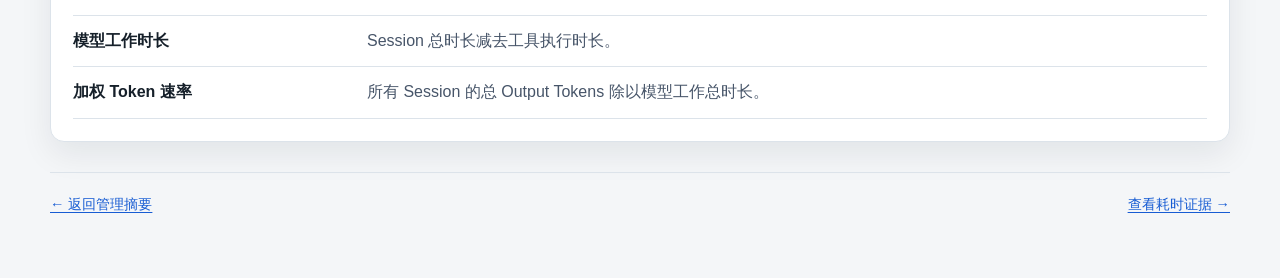
<file: public/reports/step6/time-analysis.html>
<!doctype html>
<html lang="zh-CN">
<head>
  <meta charset="utf-8">
  <meta name="viewport" content="width=device-width, initial-scale=1">
  <title>执行耗时分析 · Session 执行质量摘要</title>
  <link rel="stylesheet" href="assets/report.css">
</head>
<body>
  <main class="page-shell">
    <nav class="breadcrumb" aria-label="面包屑"><a href="index.html">管理摘要</a><span aria-hidden="true">/</span><span>执行耗时分析</span></nav>
    <header class="page-header">
      <p class="eyebrow">Topic 01</p>
      <h1>执行耗时分析</h1>
      <p class="lede">回答三个问题：总共花了多久、时间集中在哪里，以及模型生成速度是否构成主要瓶颈。</p>
    </header>

    <section class="panel executive-summary" aria-labelledby="time-conclusion">
      <p class="eyebrow">耗时结论</p>
      <p id="time-conclusion">Session 总时长合计 32.5 min，TOP3 阶段占 75%；主要优化空间在反复搜索和错误路径探索，不在模型 Token 产出速度。</p>
    </section>

    <section class="panel" aria-labelledby="global-title">
      <h2 id="global-title">全局概览</h2>
      <div class="stat-grid">
        <div class="stat"><strong>5</strong><span>Session 数</span></div>
        <div class="stat"><strong>48</strong><span>总请求数</span></div>
        <div class="stat"><strong>32.5 min</strong><span>Session 总时长合计</span></div>
        <div class="stat"><strong>8.2 min</strong><span>工具执行时长 · 25.2%</span></div>
        <div class="stat"><strong>24.3 min</strong><span>模型工作时长 · 74.8%</span></div>
        <div class="stat"><strong>1,250,000</strong><span>总 Input Tokens</span></div>
        <div class="stat"><strong>45,000</strong><span>总 Output Tokens</span></div>
        <div class="stat"><strong>30.86 tok/s</strong><span>加权 Token 产出速率</span></div>
      </div>
      <div class="callout info">
        <strong>Input 吞吐率：</strong>按总 Input Tokens ÷ 模型工作总时长复算，采用 <strong>857.14 tok/s</strong>。
      </div>
    </section>

    <section class="panel" aria-labelledby="top5-title">
      <p class="eyebrow">集中度</p>
      <h2 id="top5-title">耗时 TOP5 阶段</h2>
      <div class="table-wrap">
        <table>
          <thead><tr><th>排名</th><th>Agent</th><th>任务</th><th class="number">工具调用</th><th class="number">总耗时</th><th class="number">占比</th><th>主要低效原因</th></tr></thead>
          <tbody>
            <tr><td>1</td><td>SubAgent_3</td><td>实现用户查询接口</td><td class="number">17</td><td class="number">8m45s</td><td class="number">38%</td><td>反复搜索 5 次、反复定位 3 次、DAO 路径尝试失败</td></tr>
            <tr><td>2</td><td>SubAgent_2</td><td>数据模型与数据库映射</td><td class="number">12</td><td class="number">5m20s</td><td class="number">23%</td><td>ORM 文件命名模式未命中，搜索 3 次</td></tr>
            <tr><td>3</td><td>SubAgent_4</td><td>实现用户创建接口</td><td class="number">9</td><td class="number">3m10s</td><td class="number">14%</td><td>校验函数关键词首次选择错误</td></tr>
            <tr><td>4</td><td>SubAgent_5</td><td>编写单元测试</td><td class="number">7</td><td class="number">2m30s</td><td class="number">11%</td><td>无明显低效</td></tr>
            <tr><td>5</td><td>SubAgent_1</td><td>任务理解与设计评审</td><td class="number">5</td><td class="number">1m45s</td><td class="number">8%</td><td>无明显低效</td></tr>
          </tbody>
        </table>
      </div>
      <p><a href="execution-evidence.html#intent-detail">查看全量意图耗时证据 →</a></p>
    </section>

    <section class="panel" aria-labelledby="rate-title">
      <h2 id="rate-title">模型速率与口径</h2>
      <div class="two-column">
        <div>
          <div class="table-wrap">
            <table>
              <tbody>
                <tr><th>Token 产出速率（均值 / 中位 / P90）</th><td>16.2 / 15.2 / 25.0 tok/s</td></tr>
                <tr><th>Input 吞吐率（均值 / 中位 / P90）</th><td>680.0 / 620.0 / 950.0 tok/s</td></tr>
                <tr><th>Token 产出速率（最小 / 最大）</th><td>8.5 / 28.0 tok/s</td></tr>
                <tr><th>Input 吞吐率（最小 / 最大）</th><td>350.0 / 1200.0 tok/s</td></tr>
              </tbody>
            </table>
          </div>
        </div>
        <div class="callout danger">
          <strong>指标冲突已处理</strong>
          <p>原报告摘要还出现过 18.5 tok/s 和 2450.0 tok/s，但没有与其对应的一致总量范围。本页使用可由总 Token 和 24.3 min 模型工作时长复算的 30.86 tok/s 与 857.14 tok/s。</p>
        </div>
      </div>
      <dl class="definition-list">
        <dt>Session 总时长</dt><dd>第一次 <code>[request]</code> 到最后一次 <code>[response]</code> 的实际日志时间。</dd>
        <dt>工具执行时长</dt><dd>所有 <code>[functionCall]</code> 到对应 <code>[toolResult]</code> 的时间之和。</dd>
        <dt>模型工作时长</dt><dd>Session 总时长减去工具执行时长。</dd>
        <dt>加权 Token 速率</dt><dd>所有 Session 的总 Output Tokens 除以模型工作总时长。</dd>
      </dl>
    </section>

    <nav class="page-nav"><a href="index.html">← 返回管理摘要</a><a href="execution-evidence.html#intent-detail">查看耗时证据 →</a></nav>
  </main>
</body>
</html>
</file>
<file: public/reports/step6/assets/report.css>
:root {
  color-scheme: light;
  --bg: #f4f6f8;
  --surface: #ffffff;
  --surface-soft: #f8fafc;
  --text: #16202a;
  --muted: #64748b;
  --border: #dce3ea;
  --shadow: 0 12px 32px rgba(15, 23, 42, 0.08);
  --time: #b42318;
  --time-soft: #fef3f2;
  --hallucination: #6d28d9;
  --hallucination-soft: #f5f3ff;
  --bottleneck: #b54708;
  --bottleneck-soft: #fff7ed;
  --knowledge: #175cd3;
  --knowledge-soft: #eff8ff;
  --success: #067647;
  --success-soft: #ecfdf3;
  --danger: #b42318;
  --danger-soft: #fef3f2;
}

* { box-sizing: border-box; }

html { scroll-behavior: smooth; }

body {
  margin: 0;
  color: var(--text);
  background: var(--bg);
  font-family: -apple-system, BlinkMacSystemFont, "Segoe UI", "PingFang SC",
    "Hiragino Sans GB", "Microsoft YaHei", sans-serif;
  font-size: 16px;
  line-height: 1.65;
}

a { color: #175cd3; text-underline-offset: 0.2em; }
a:hover { color: #0b4ab8; }
a:focus-visible { outline: 3px solid #84adff; outline-offset: 3px; border-radius: 4px; }

.page-shell { width: min(1180px, calc(100% - 40px)); margin: 0 auto; padding: 34px 0 64px; }
.page-header { margin-bottom: 22px; }
.eyebrow { margin: 0 0 6px; color: var(--muted); font-size: 0.78rem; font-weight: 700; letter-spacing: 0.08em; text-transform: uppercase; }
h1, h2, h3 { line-height: 1.28; }
h1 { margin: 0; font-size: clamp(1.8rem, 4vw, 2.7rem); letter-spacing: -0.035em; }
h2 { margin: 0 0 16px; font-size: 1.35rem; }
h3 { margin: 0 0 8px; font-size: 1rem; }
.lede { max-width: 850px; margin: 10px 0 0; color: var(--muted); }

.breadcrumb, .page-nav { display: flex; flex-wrap: wrap; align-items: center; gap: 8px 16px; font-size: 0.9rem; }
.breadcrumb { margin-bottom: 18px; }
.page-nav { justify-content: space-between; margin-top: 30px; padding-top: 20px; border-top: 1px solid var(--border); }

.panel { margin-top: 20px; padding: 22px; background: var(--surface); border: 1px solid var(--border); border-radius: 14px; box-shadow: var(--shadow); }
.executive-summary { padding: 22px 24px; background: #172033; color: white; border: 0; }
.executive-summary .eyebrow { color: #b9c5d8; }
.executive-summary p { margin: 0; font-size: clamp(1.05rem, 2vw, 1.3rem); font-weight: 650; }

.summary-grid { display: grid; grid-template-columns: repeat(4, minmax(0, 1fr)); gap: 14px; margin-top: 20px; }
.metric-card { position: relative; min-height: 205px; padding: 20px; overflow: hidden; background: var(--surface); border: 1px solid var(--border); border-top: 5px solid currentColor; border-radius: 13px; box-shadow: var(--shadow); }
.metric-card::after { position: absolute; right: -28px; bottom: -40px; width: 112px; height: 112px; content: ""; background: currentColor; border-radius: 50%; opacity: 0.06; }
.metric-card.time { color: var(--time); background: linear-gradient(145deg, var(--surface), var(--time-soft)); }
.metric-card.hallucination { color: var(--hallucination); background: linear-gradient(145deg, var(--surface), var(--hallucination-soft)); }
.metric-card.bottleneck { color: var(--bottleneck); background: linear-gradient(145deg, var(--surface), var(--bottleneck-soft)); }
.metric-card.knowledge { color: var(--knowledge); background: linear-gradient(145deg, var(--surface), var(--knowledge-soft)); }
.metric-label { color: currentColor; font-size: 0.82rem; font-weight: 750; }
.metric-value { margin: 9px 0 3px; color: var(--text); font-size: 1.72rem; font-weight: 800; letter-spacing: -0.035em; }
.metric-detail { min-height: 48px; margin: 0 0 12px; color: #475569; font-size: 0.9rem; }
.metric-link { position: relative; z-index: 1; font-weight: 700; }

.status-badge { display: inline-flex; align-items: center; gap: 6px; padding: 3px 9px; border-radius: 999px; font-size: 0.78rem; font-weight: 750; }
.status-badge.ok { color: var(--success); background: var(--success-soft); }
.status-badge.warn { color: var(--bottleneck); background: var(--bottleneck-soft); }
.status-badge.risk { color: var(--danger); background: var(--danger-soft); }
.status-badge.info { color: var(--knowledge); background: var(--knowledge-soft); }

.two-column { display: grid; grid-template-columns: minmax(0, 1.4fr) minmax(280px, 0.8fr); gap: 20px; align-items: start; }
.three-column { display: grid; grid-template-columns: repeat(3, minmax(0, 1fr)); gap: 14px; }
.stat-grid { display: grid; grid-template-columns: repeat(4, minmax(0, 1fr)); gap: 12px; }
.stat { padding: 16px; background: var(--surface-soft); border: 1px solid var(--border); border-radius: 10px; }
.stat strong { display: block; font-size: 1.35rem; }
.stat span { color: var(--muted); font-size: 0.82rem; }

.bar-list { display: grid; gap: 14px; margin: 0; padding: 0; list-style: none; }
.bar-row { display: grid; grid-template-columns: minmax(150px, 1.3fr) 3fr auto; gap: 12px; align-items: center; }
.bar-label { font-size: 0.9rem; font-weight: 650; }
.bar-track { height: 11px; overflow: hidden; background: #e9eef3; border-radius: 999px; }
.bar-fill { display: block; height: 100%; background: var(--time); border-radius: inherit; }
.bar-value { min-width: 92px; text-align: right; font-size: 0.86rem; font-variant-numeric: tabular-nums; }

.action-list { margin: 0; padding: 0; list-style: none; counter-reset: action; }
.action-list li { position: relative; margin-top: 12px; padding: 12px 12px 12px 46px; background: var(--surface-soft); border-radius: 9px; }
.action-list li::before { position: absolute; left: 12px; top: 12px; display: grid; width: 24px; height: 24px; content: counter(action); counter-increment: action; place-items: center; color: white; background: #172033; border-radius: 50%; font-size: 0.75rem; font-weight: 800; }

.callout { margin-top: 18px; padding: 15px 17px; background: #fffaeb; border: 1px solid #fedf89; border-left: 5px solid #f79009; border-radius: 8px; }
.callout.info { background: #eff8ff; border-color: #b2ddff; border-left-color: #2e90fa; }
.callout.danger { background: #fef3f2; border-color: #fecdca; border-left-color: #d92d20; }
.callout p:last-child { margin-bottom: 0; }

.table-wrap { width: 100%; overflow-x: auto; border: 1px solid var(--border); border-radius: 10px; }
table { width: 100%; border-collapse: collapse; background: var(--surface); font-size: 0.9rem; }
caption { padding: 12px; font-weight: 750; text-align: left; }
th, td { padding: 11px 12px; border-bottom: 1px solid var(--border); text-align: left; vertical-align: top; }
th { color: #344054; background: var(--surface-soft); font-size: 0.8rem; white-space: nowrap; }
tbody tr:last-child td { border-bottom: 0; }
.number { text-align: right; font-variant-numeric: tabular-nums; white-space: nowrap; }

.stage-list { display: grid; gap: 16px; }
.stage-group { overflow: hidden; border: 1px solid var(--border); border-radius: 12px; background: var(--surface); }
.stage-header { display: flex; align-items: center; justify-content: space-between; gap: 16px; padding: 15px 17px; background: var(--knowledge-soft); border-bottom: 1px solid var(--border); }
.stage-header .eyebrow { margin-bottom: 3px; color: var(--knowledge); }
.stage-header h3 { margin: 0; font-size: 1.05rem; }
.stage-agent { color: var(--knowledge); }
.stage-separator { color: var(--muted); }
.stage-count { flex: none; padding: 4px 10px; color: var(--knowledge); background: var(--surface); border: 1px solid #b2ddff; border-radius: 999px; font-size: 0.78rem; font-weight: 750; }
.stage-group .table-wrap { border: 0; border-radius: 0; }

.topic-links { display: grid; grid-template-columns: repeat(2, minmax(0, 1fr)); gap: 12px; margin-top: 14px; }
.topic-link { display: block; padding: 15px; color: var(--text); background: var(--surface-soft); border: 1px solid var(--border); border-radius: 9px; text-decoration: none; }
.topic-link:hover { border-color: #84adff; box-shadow: 0 4px 16px rgba(23, 92, 211, 0.09); }
.topic-link strong { display: block; }
.topic-link span { color: var(--muted); font-size: 0.86rem; }

.definition-list { display: grid; grid-template-columns: minmax(160px, 0.35fr) 1fr; margin: 0; }
.definition-list dt, .definition-list dd { padding: 12px 0; border-bottom: 1px solid var(--border); }
.definition-list dt { font-weight: 750; }
.definition-list dd { margin: 0; color: #475569; }

.muted { color: var(--muted); }
.nowrap { white-space: nowrap; }
.visually-hidden { position: absolute; width: 1px; height: 1px; padding: 0; margin: -1px; overflow: hidden; clip: rect(0, 0, 0, 0); white-space: nowrap; border: 0; }

@media (max-width: 900px) {
  .summary-grid, .stat-grid { grid-template-columns: repeat(2, minmax(0, 1fr)); }
  .two-column { grid-template-columns: 1fr; }
  .three-column { grid-template-columns: 1fr; }
}

@media (max-width: 600px) {
  .page-shell { width: min(100% - 24px, 1180px); padding-top: 22px; }
  .summary-grid, .stat-grid, .topic-links { grid-template-columns: 1fr; }
  .bar-row { grid-template-columns: 1fr auto; gap: 6px 10px; }
  .bar-track { grid-column: 1 / -1; grid-row: 2; }
  .bar-value { min-width: auto; }
  .definition-list { grid-template-columns: 1fr; }
  .definition-list dt { padding-bottom: 2px; border-bottom: 0; }
  .definition-list dd { padding-top: 2px; }
  .panel { padding: 17px; }
  .stage-header { align-items: flex-start; flex-direction: column; gap: 8px; }
}

@media print {
  :root { --bg: #fff; --shadow: none; }
  body { background: white; font-size: 11pt; }
  .page-shell { width: 100%; padding: 0; }
  .panel, .metric-card { break-inside: avoid; box-shadow: none; }
  .summary-grid { grid-template-columns: repeat(2, 1fr); }
  .page-nav, .breadcrumb { display: none; }
  a { color: inherit; text-decoration: none; }
  .table-wrap { overflow: visible; }
  table { font-size: 8.5pt; }
}
</file>
